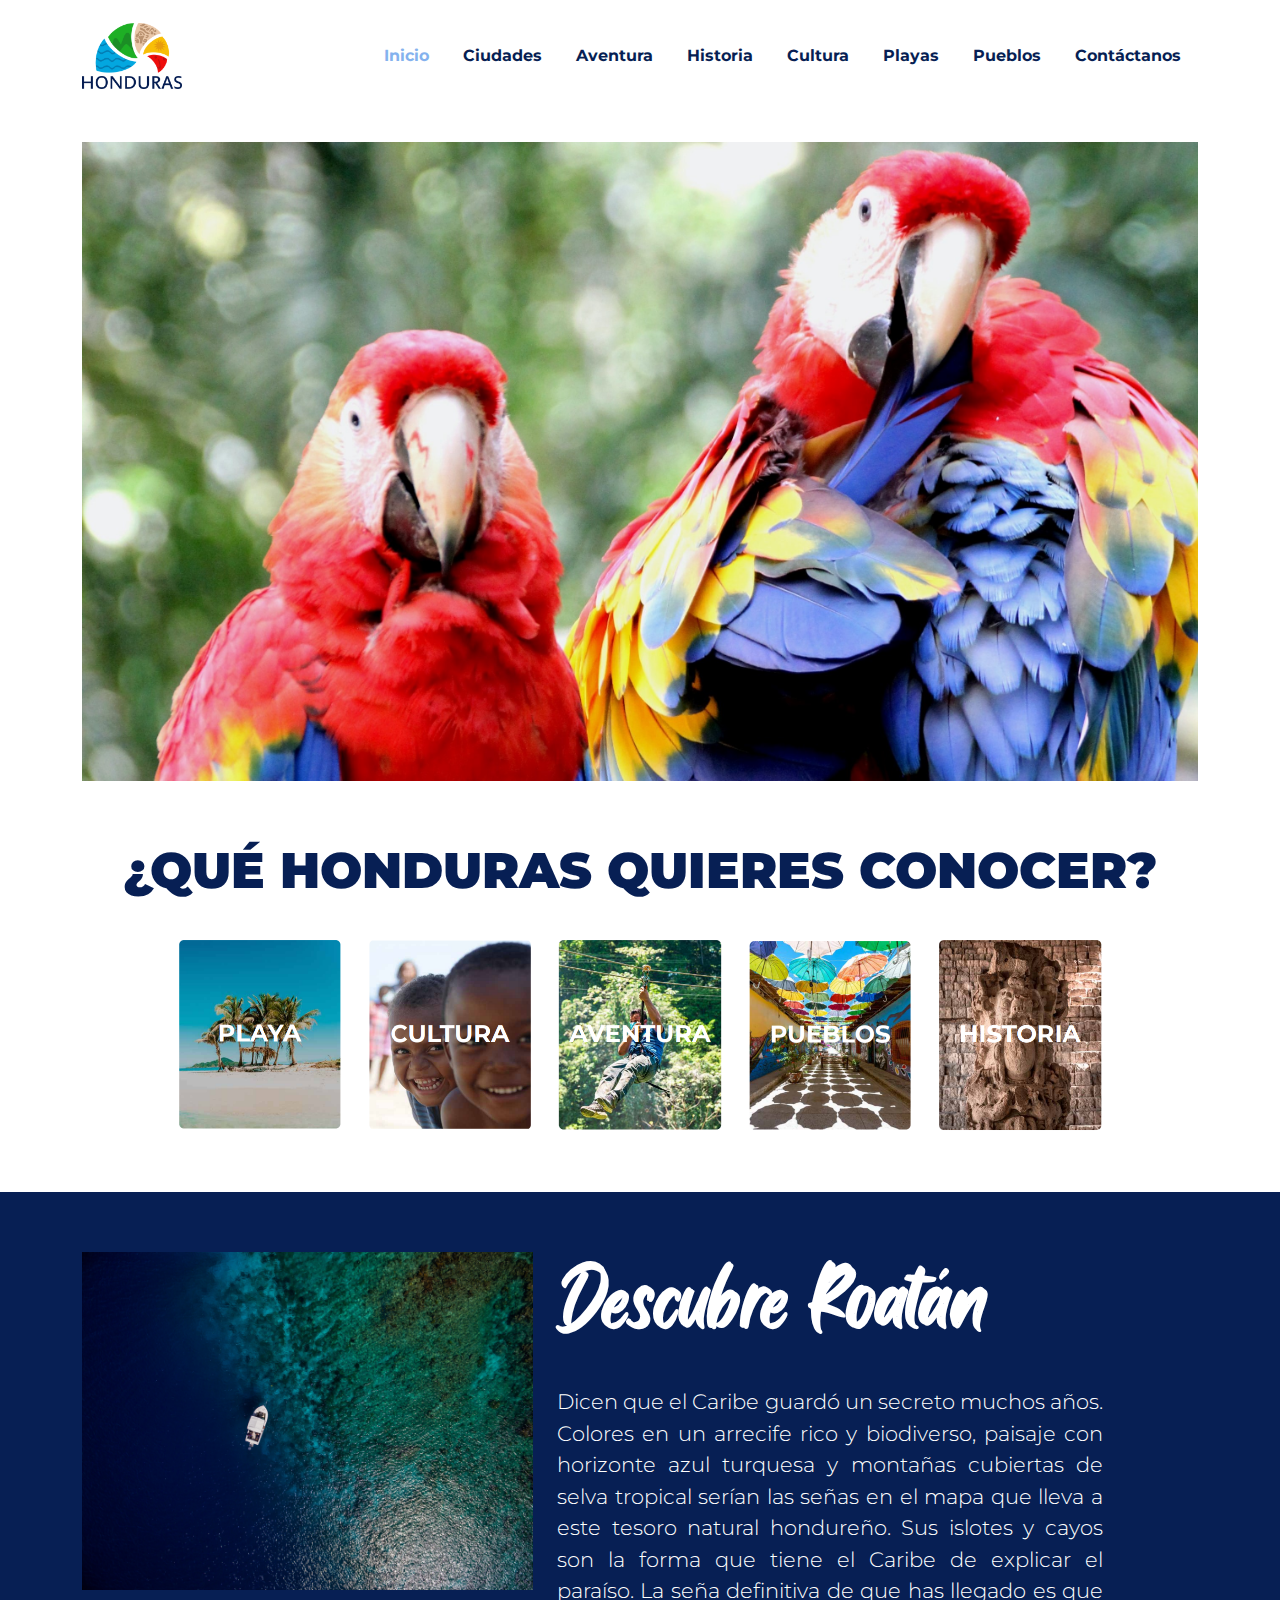
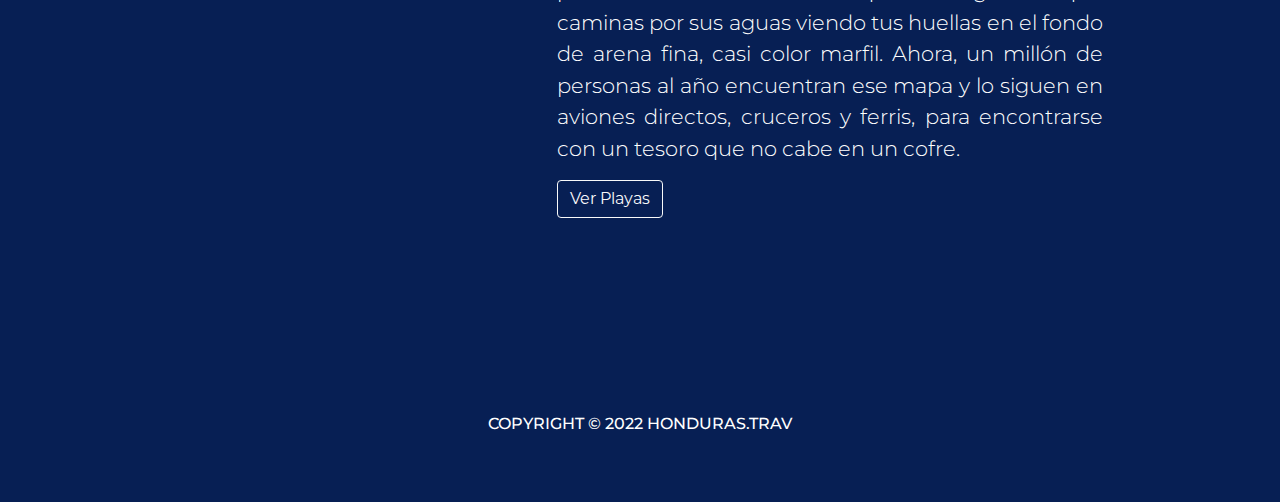
<file: index.html>
<!doctype html>
<html>
<head>
<meta charset="utf-8">
<meta name="viewport" content="width=device-width, initial-scale=1.0">
<meta name="Description" content="Pagina principal Honduras Travel, conoce Honduras, conoce Roatan">
	<meta name="Keywords" content="Honduras Travel, turismo Honduras, Roatan, cultura de Honduras">
<title>Inicio-Honduras Travel</title>
<link rel="shortcut icon" href="img/logopng.png" class="img-fluid">
<link href="css/bootstrap.min.css" rel="stylesheet">
<link href="css/bootstrap-custom.css" rel="stylesheet"> 
<link rel="stylesheet" href="https://maxst.icons8.com/vue-static/landings/line-awesome/line-awesome/1.3.0/css/line-awesome.min.css">
<link href="css/style.css" rel="stylesheet">
</head>

<body>
	<header>
		<nav class="navbar navbar-expand-lg navbar-light bg-light">
		  <div class="container">
			<a class="navbar-brand" href="index.html"> <img src="img/logopng.png" alt="logo" class="img-fluid"></a>
			  
			<button class="navbar-toggler" type="button" data-bs-toggle="collapse" data-bs-target="#navbarNav" aria-controls="navbarNav" aria-expanded="false" aria-label="Toggle navigation">
			  <span class="navbar-toggler-icon"></span>
			</button>
			  
			<div class="collapse navbar-collapse" id="navbarNav">
			  <ul class="navbar-nav ms-auto">
				<li class="nav-item">
				  <a class="nav-link active" aria-current="page" href="index.html">Inicio</a>
				</li>
				<li class="nav-item">
				  <a class="nav-link" href="ciudades.html">Ciudades</a>
				</li>
				<li class="nav-item">
				  <a class="nav-link" href="aventura.html">Aventura</a>
				</li>
				  <li class="nav-item">
				  <a class="nav-link" href="historia.html">Historia</a>
				</li>
				   <li class="nav-item">
				  <a class="nav-link" href="cultura.html">Cultura</a>
				</li>
				   <li class="nav-item">
				  <a class="nav-link" href="playas.html">Playas</a>
				</li>
				   <li class="nav-item">
				  <a class="nav-link" href="pueblos.html">Pueblos</a>
				</li>
				  <li class="nav-item">
				  <a class="nav-link" href="contactanos.html">Contáctanos</a>
				</li>
			
			  </ul>
			</div>
		  </div>
</nav>
	</header>
	
		<section id="hero" class="section">
		<div class="container">
			<img src="img/guarashomepage.jpg" alt="homepage" class="img-fluid">	 
		</div>
	</section>
	
	<section id="topics" class="section">
		<div class="container">
			
			<div class="row">
				<h1><b>¿QUÉ HONDURAS QUIERES CONOCER?</b></h1>
				
				<article class="col-lg-1 col-sm-6 col-12">
				</article>
				
				<article class="col-lg-2 col-sm-6 col-12">
					<a href="playas.html"><img src="img/playahomepage.png" alt="playa" class="img-fluid" width="1000px">
					</a>
				</article>
				
				<article class="col-lg-2 col-sm-6 col-12">
					<a href="cultura.html"> <img src="img/culturahomepage.png" alt="cultura" class="img-fluid" width="1000px"> </a>
					
				</article>
				
				<article class="col-lg-2 col-sm-6 col-12">
					<a href="aventura.html"><img src="img/aventurahomepage.png" alt="aventura" class="img-fluid" width="1000px"></a>
					
				</article>
				
				<article class="col-lg-2 col-sm-6 col-12">
					<a href="#"><img src="img/puebloshomepage.png" alt="pueblos" class="img-fluid" width="1000px">
					</a>
				</article>
				
				<article class="col-lg-2 col-sm-6 col-12">
					<a href="historia.html"><img src="img/historiahomepage.png" alt="historia" class="img-fluid" width="1000px"> </a>
					
					<br>
				</article>
				
				<article class="col-lg-1 col-sm-6 col-12">
					
				</article>	
				
	</div>
			
		</div>
	</section>
	
	<section id="info" class="section"> 
	<div class="container">
		<div class="row">
			<article class="col-lg-5 col-sm-12 col-12">
					<img src="img/marhomepage.jpg" alt="mar" class="img-fluid" width="500" height="300" >
				</article>
			<article class="col-lg-6 col-sm-12 col-12">
				<h1 class="titulo">Descubre Roatán</h1>
				<p>Dicen que el Caribe guardó un secreto muchos años. Colores en un arrecife rico y biodiverso, paisaje con horizonte azul turquesa y montañas cubiertas de selva tropical serían las señas en el mapa que lleva a este tesoro natural hondureño. Sus islotes y cayos son la forma que tiene el Caribe de explicar el paraíso. La seña definitiva de que has llegado es que caminas por sus aguas viendo tus huellas en el fondo de arena fina, casi color marfil. Ahora, un millón de personas al año encuentran ese mapa y lo siguen en aviones directos, cruceros y ferris, para encontrarse con un tesoro que no cabe en un cofre.</p>
				<a href="playas.html" class="btn btn-outline-light">Ver Playas</a>
				</article>
		</div> 
	</div>
	</section>
	
	
	<footer>
<section id="redes">
	<div class="container">
			<div class="row"> 
				
				<article class="col-lg-3 col-sm-6 lg-12">
					<ul class="list-unstyled">
					<li><i class="lab la-facebook-f"></i></li>
				    </ul>
				</article>
				
				<article class="col-lg-3 col-sm-6 lg-12">
					<ul class="list-unstyled">
					<li><i class="lab la-instagram"></i></li>
				    </ul>
				</article>
				
				
		
				<article class="col-lg-3 col-sm-6 lg-12">
					<ul class="list-unstyled">
					<li><i class="lab la-youtube"></i></li>
				    </ul>
					
					
				</article>
				<article class="col-lg-3 col-sm-6 lg-12">
					<ul class="list-unstyled">
					<li><i class="lab la-twitter"></i></li>
				    </ul>
				</article>
</div>
		</div>
			</section>
			<h6>COPYRIGHT © 2022 HONDURAS.TRAV</h6>
		
	   </footer>
	
	
	
	<script src="js/jquery.min.js"></script>
	<script src="js/bootstrap.min.js"></script>
	<script>
	  window.dataLayer = window.dataLayer || [];
	  function gtag(){dataLayer.push(arguments);}
	  gtag('js', new Date());

	  gtag('config', 'G-B54FGE08BT');
	</script>
</body>
</html>
</file>
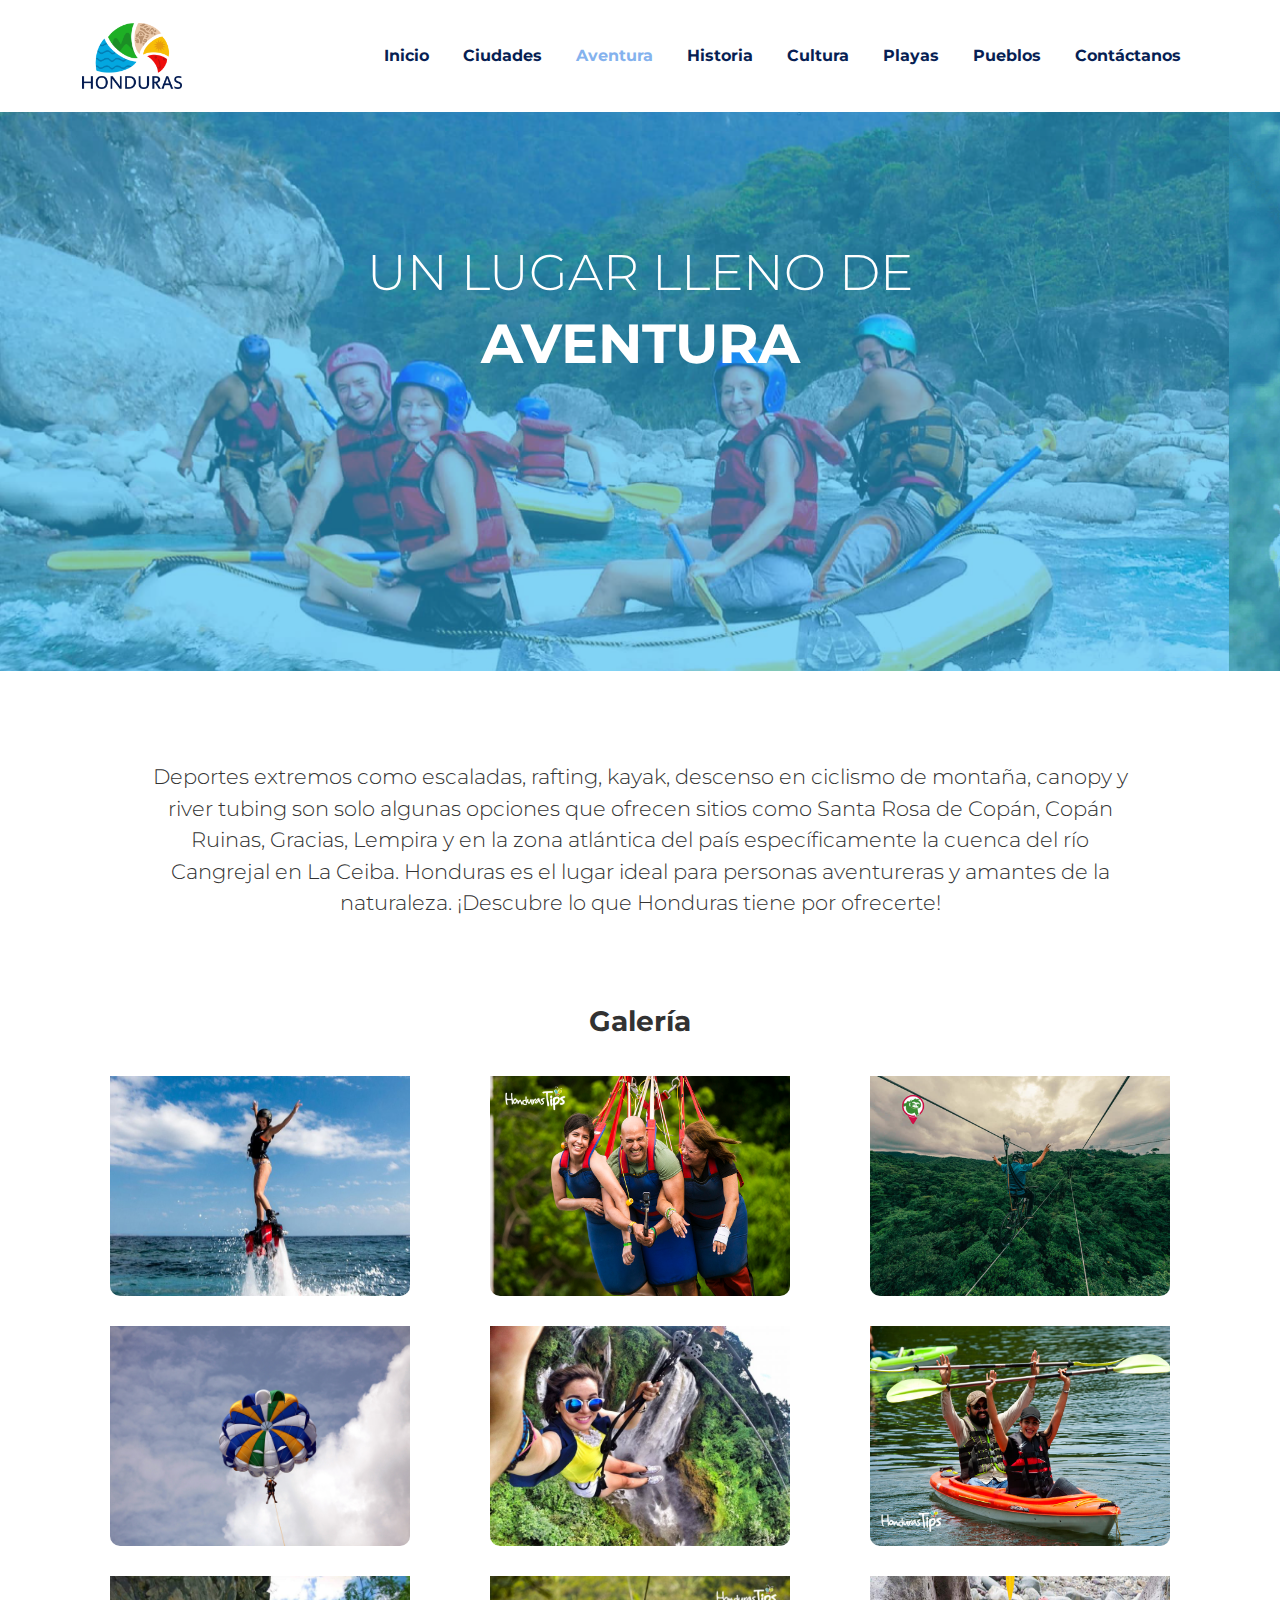
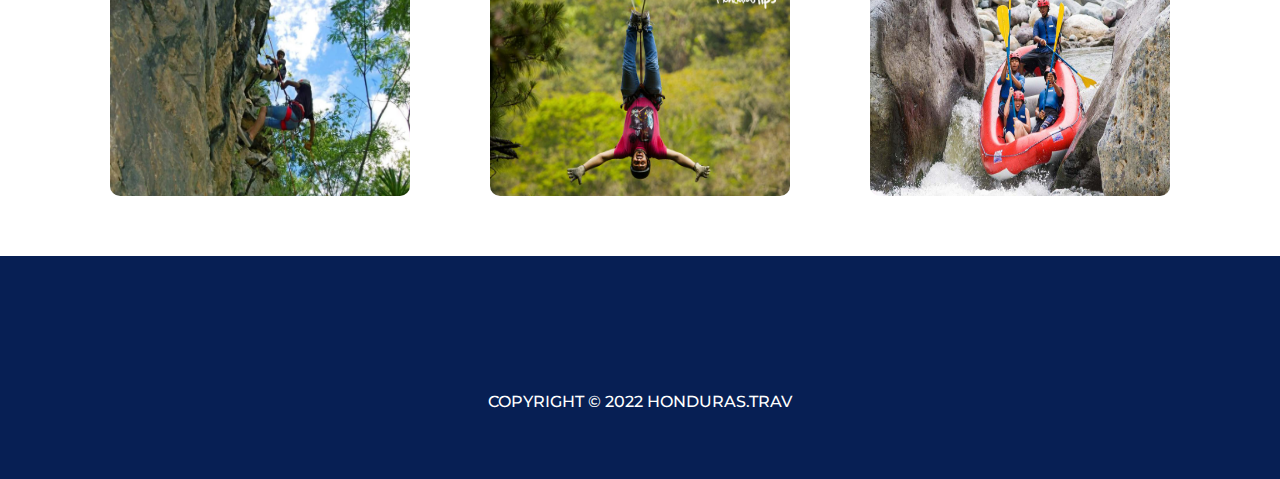
<file: aventura.html>
<!doctype html>
<html>
<head>
<meta charset="utf-8">
<meta name="viewport" content="width=device-width, initial-scale=1.0">
<meta name="Description" content="Aventura, actividades extremas en Honduras, que hacer en Honduras">
<meta name="Keywords" content="Honduras Travel, deportes extremos, turismo Honduras, actividades de aventura">
<title>Aventura-Honduras Travel</title>
<link rel="shortcut icon" href="img/logopng.png">
<link href="css/bootstrap.min.css" rel="stylesheet">
<link href="css/bootstrap-custom.css" rel="stylesheet">
<link rel="stylesheet" href="https://maxst.icons8.com/vue-static/landings/line-awesome/line-awesome/1.3.0/css/line-awesome.min.css">
<link href="css/style.css" rel="stylesheet">
</head>

<body>
	<header>
		<nav class="navbar navbar-expand-lg navbar-light bg-light">
		  <div class="container">
			<a class="navbar-brand" href="index.html"> <img src="img/logopng.png" alt="logo" class="img-fluid"></a>
			  
			<button class="navbar-toggler" type="button" data-bs-toggle="collapse" data-bs-target="#navbarNav" aria-controls="navbarNav" aria-expanded="false" aria-label="Toggle navigation">
			  <span class="navbar-toggler-icon"></span>
			</button>
			  
			<div class="collapse navbar-collapse" id="navbarNav">
			  <ul class="navbar-nav ms-auto">
				<li class="nav-item">
				  <a class="nav-link"  href="index.html">Inicio</a>
				</li>
				<li class="nav-item">
				  <a class="nav-link" href="ciudades.html">Ciudades</a>
				</li>
				<li class="nav-item">
				  <a class="nav-link active" aria-current="page" href="aventura.html">Aventura</a>
				</li>
				  <li class="nav-item">
				  <a class="nav-link" href="historia.html">Historia</a>
				</li>
				   <li class="nav-item">
				  <a class="nav-link" href="cultura.html">Cultura</a>
				</li>
				   <li class="nav-item">
				  <a class="nav-link" href="playas.html">Playas</a>
				</li>
				   <li class="nav-item">
				  <a class="nav-link" href="pueblos.html">Pueblos</a>
				</li>
				  <li class="nav-item">
				  <a class="nav-link" href="contactanos.html">Contáctanos</a>
				</li>
			
			  </ul>
			</div>
		  </div>
</nav>
	</header>
	
	<section id="aventura" class="section">
		<div class="container">
			<h3>UN LUGAR LLENO DE</h3>
			<h1>AVENTURA</h1>
		
		</div>
	</section>
	
	<section id="info-aventura" class="section">
		<div class="container">
			<p>Deportes extremos como escaladas, rafting, kayak, descenso en ciclismo de montaña, canopy y river tubing son solo algunas opciones que ofrecen sitios como Santa Rosa de Copán, Copán Ruinas, Gracias, Lempira y en la zona atlántica del país específicamente la cuenca del río Cangrejal en La Ceiba. Honduras es el lugar ideal para personas aventureras y amantes de la naturaleza. ¡Descubre lo que Honduras tiene por ofrecerte!</p>
		</div>
	</section>
	
	<section id="galeria" class="section">
		<h3>Galería</h3>
		<div class="container"> 
			
			<div class="row">
				<article class="col-lg-4 col-sm-6 lg-12">
					<img src="img/galeria1.jpg" alt="aventura" class="img-fluid">
				</article>
				
				<article class="col-lg-4 col-sm-6 lg-12">
					<img src="img/galeria2.jpg" alt="aventura" class="img-fluid">
				</article>
				
				<article class="col-lg-4 col-sm-6 lg-12">
					<img src="img/galeria3.jpg" alt="aventura" class="img-fluid">
				</article>
			</div>
			
			<div class="row">
				<article class="col-lg-4 col-sm-6 lg-12">
					<img src="img/galeria4.jpg" alt="aventura" class="img-fluid">
				</article>
				
				<article class="col-lg-4 col-sm-6 lg-12">
					<img src="img/galeria5.jpg" alt="aventura" class="img-fluid">
				</article>
				
				<article class="col-lg-4 col-sm-6 lg-12">
					<img src="img/galeria6.jpg" alt="aventura" class="img-fluid">
				</article>
			</div>
			
			<div class="row">
				<article class="col-lg-4 col-sm-6 lg-12">
					<img src="img/galeria7.jpg" alt="aventura" class="img-fluid">
				</article>
				
				<article class="col-lg-4 col-sm-6 lg-12">
					<img src="img/galeria8.jpg" alt="aventura" class="img-fluid">
				</article>
				
				<article class="col-lg-4 col-sm-6 lg-12">
					<img src="img/galeria9.jpg" alt="aventura" class="img-fluid">
				</article>
			</div>
			
		</div>
	</section>
	
	<footer>
<section id="redes">
	<div class="container">
			<div class="row"> 
				
				<article class="col-lg-3 col-sm-6 lg-12">
					<ul class="list-unstyled">
					<li><i class="lab la-facebook-f"></i></li>
				    </ul>
				</article>
				
				<article class="col-lg-3 col-sm-6 lg-12">
					<ul class="list-unstyled">
					<li><i class="lab la-instagram"></i></li>
				    </ul>
				</article>
				
				
		
				<article class="col-lg-3 col-sm-6 lg-12">
					<ul class="list-unstyled">
					<li><i class="lab la-youtube"></i></li>
				    </ul>
					
					
				</article>
				<article class="col-lg-3 col-sm-6 lg-12">
					<ul class="list-unstyled">
					<li><i class="lab la-twitter"></i></li>
				    </ul>
				</article>
</div>
		</div>
			</section>
			<h6>COPYRIGHT © 2022 HONDURAS.TRAV</h6>
		
	   </footer>

	<script src="js/jquery.min.js"></script>
	<script src="js/bootstrap.min.js"></script>
	<script>
	  window.dataLayer = window.dataLayer || [];
	  function gtag(){dataLayer.push(arguments);}
	  gtag('js', new Date());

	  gtag('config', 'G-B54FGE08BT');
	</script>
</body>
</html>
</file>
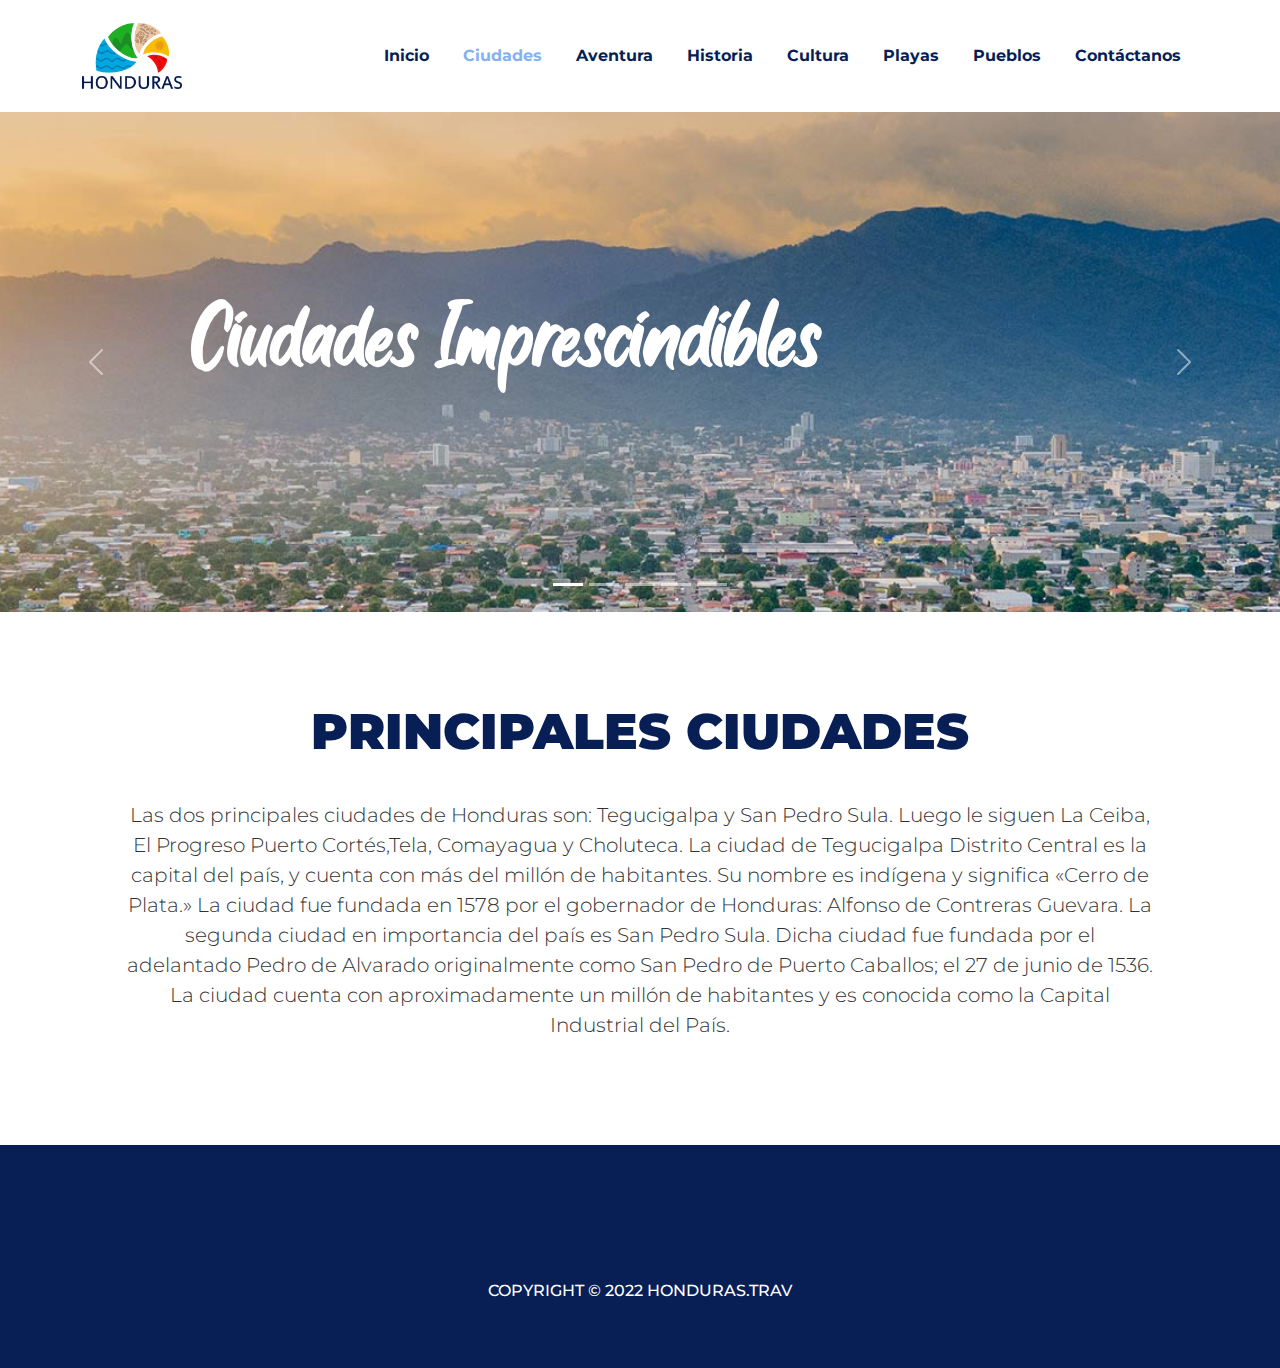
<file: ciudades.html>
<!doctype html>
<html>
<head>
<meta charset="utf-8">
<meta name="viewport" content="width=device-width, initial-scale=1.0">
<meta name="Description" content="Ciudades imprescindibles, ciudades de Honduras, ciudades que debes conocer">
	<meta name="Keywords" content="Honduras Travel, ciudades de Honduras, turismo Honduras, departamentos de Honduras">
<title>Ciudades-Honduras Travel</title>
<link rel="shortcut icon" href="img/logopng.png">
<link href="css/bootstrap.min.css" rel="stylesheet">
<link href="css/bootstrap-custom.css" rel="stylesheet">
<link rel="stylesheet" href="https://maxst.icons8.com/vue-static/landings/line-awesome/line-awesome/1.3.0/css/line-awesome.min.css">
<link href="css/style.css" rel="stylesheet">
</head>

<body>
	<header>
		<nav class="navbar navbar-expand-lg navbar-light bg-light">
		  <div class="container">
			<a class="navbar-brand" href="ciudades.html"> <img src="img/logopng.png" alt="logo" class="img-fluid"></a>
			  
			<button class="navbar-toggler" type="button" data-bs-toggle="collapse" data-bs-target="#navbarNav" aria-controls="navbarNav" aria-expanded="false" aria-label="Toggle navigation">
			  <span class="navbar-toggler-icon"></span>
			</button>
			  
			<div class="collapse navbar-collapse" id="navbarNav">
			  <ul class="navbar-nav ms-auto">
				<li class="nav-item">
				  <a class="nav-link" href="index.html">Inicio</a>
				</li>
				<li class="nav-item">
				  <a class="nav-link active" aria-current="page" href="ciudades.html">Ciudades</a>
				</li>
				<li class="nav-item">
				  <a class="nav-link" href="aventura.html">Aventura</a>
				</li>
				  <li class="nav-item">
				  <a class="nav-link" href="historia.html">Historia</a>
				</li>
				   <li class="nav-item">
				  <a class="nav-link" href="cultura.html">Cultura</a>
				</li>
				   <li class="nav-item">
				  <a class="nav-link" href="playas.html">Playas</a>
				</li>
				   <li class="nav-item">
				  <a class="nav-link" href="pueblos.html">Pueblos</a>
				</li>
				  <li class="nav-item">
				  <a class="nav-link" href="contactanos.html">Contáctanos</a>
				</li>
			
			  </ul>
			</div>
		  </div>
</nav>
	</header>
	
	<section id="ciudades" class="section"> 
	<div>
		<div class="lc-block">
			<div id="testimonial-slider" class="carousel slide" data-bs-ride="carousel">

				<ul class="carousel-indicators">
					<li data-bs-target="#testimonial-slider" data-bs-slide-to="0" class="active"></li>
					<li data-bs-target="#testimonial-slider" data-bs-slide-to="1"></li>
					<li data-bs-target="#testimonial-slider" data-bs-slide-to="2"></li>
					<li data-bs-target="#testimonial-slider" data-bs-slide-to="3"></li>
					<li data-bs-target="#testimonial-slider" data-bs-slide-to="4"></li>
				</ul>

				
				<div class="carousel-inner">
					
					<div class="carousel-item active">
						<img class="w-100 min-vh-100" style="object-fit:cover" src="img/sanpedrosula.jpg" alt="1" sizes="(max-width: 1080px) 100vw, 1080px" width="1080" height="400">
						<div class="carousel-caption text-white ">
							<h5 class="titulo"><strong>Ciudades Imprescindibles</strong></h5>
						</div>
					 </div>

					
					<div class="carousel-item  ">
						<img class="w-100 min-vh-100" style="object-fit:cover" src="img/principal_tegucigalpa_curiosidades_aniversario.jpg" alt="2" sizes="(max-width: 1080px) 100vw, 1080px" width="1080" height="400">
						<div class="carousel-caption text-white">
							<h5 class="titulo"><strong>Tegucigalpa</strong></h5>
						</div>


					</div>
					<div class="carousel-item  ">
						<img class="w-100 min-vh-100" style="object-fit:cover" src="img/dt.common.streams.StreamServer-20.jpg" alt="3" width="1080" height="400">
						<div class="carousel-caption text-white">
							<h5 class="titulo"><strong>Comayagua</strong></h5>
						</div>


					</div>
					<div class="carousel-item  ">
						<img class="w-100 min-vh-100" style="object-fit:cover" src="img/place-central-america-honduras-san-pedro-sula-05.jpg" alt="4" width="1080" height="400">
						<div class="carousel-caption text-white">
							<h5 class="titulo"><strong>San Pedro Sula</strong></h5>
						</div>


					</div>
					<div class="carousel-item">
						<img class="w-100 min-vh-100" style="object-fit:cover" src="img/IMG_5859-1.jpg" alt="5" width="1080" height="400">
						<div class="carousel-caption text-white">
							<h5 class="titulo"><strong>Santa Rosa 
								de Copán</strong></h5>
						</div>


					</div>


				</div>

			
				<a class="carousel-control-prev" href="#testimonial-slider" data-bs-slide="prev">
					<span class="carousel-control-prev-icon"></span>
				</a>
				<a class="carousel-control-next" href="#testimonial-slider" data-bs-slide="next">
					<span class="carousel-control-next-icon"></span>
				</a>

			</div>
		</div>
	</div>
</section>
	
	<section id="info-ciudades" class="section">
		<div class="container">
			<h1><b>PRINCIPALES CIUDADES</b></h1>
			<p>Las dos principales ciudades de Honduras son: Tegucigalpa y San Pedro Sula. Luego le siguen La Ceiba, El Progreso Puerto Cortés,Tela, Comayagua y Choluteca. La ciudad de Tegucigalpa Distrito Central es la capital del país, y cuenta con más del millón de habitantes. Su nombre es indígena y significa «Cerro de Plata.» La ciudad fue fundada en 1578 por el gobernador de Honduras: Alfonso de Contreras Guevara.
			La segunda ciudad en importancia del país es San Pedro Sula. Dicha ciudad fue fundada por el adelantado Pedro de Alvarado originalmente como San Pedro de Puerto Caballos; el 27 de junio de 1536. La ciudad cuenta con aproximadamente un millón de habitantes y es conocida como la Capital Industrial del País.</p>
		</div>
	</section>
	
<footer>
<section id="redes">
	<div class="container">
			<div class="row"> 
				
				<article class="col-lg-3 col-sm-6 lg-12">
					<ul class="list-unstyled">
					<li><i class="lab la-facebook-f"></i></li>
				    </ul>
				</article>
				
				<article class="col-lg-3 col-sm-6 lg-12">
					<ul class="list-unstyled">
					<li><i class="lab la-instagram"></i></li>
				    </ul>
				</article>
				
				
		
				<article class="col-lg-3 col-sm-6 lg-12">
					<ul class="list-unstyled">
					<li><i class="lab la-youtube"></i></li>
				    </ul>
					
					
				</article>
				<article class="col-lg-3 col-sm-6 lg-12">
					<ul class="list-unstyled">
					<li><i class="lab la-twitter"></i></li>
				    </ul>
				</article>
</div>
		</div>
			</section>
			<h6>COPYRIGHT © 2022 HONDURAS.TRAV</h6>
		
	   </footer>

	
<script src="js/jquery.min.js"></script>
	<script src="js/bootstrap.min.js"></script>
	<script>
	  window.dataLayer = window.dataLayer || [];
	  function gtag(){dataLayer.push(arguments);}
	  gtag('js', new Date());

	  gtag('config', 'G-B54FGE08BT');
	</script>
</body>
</html>
</file>
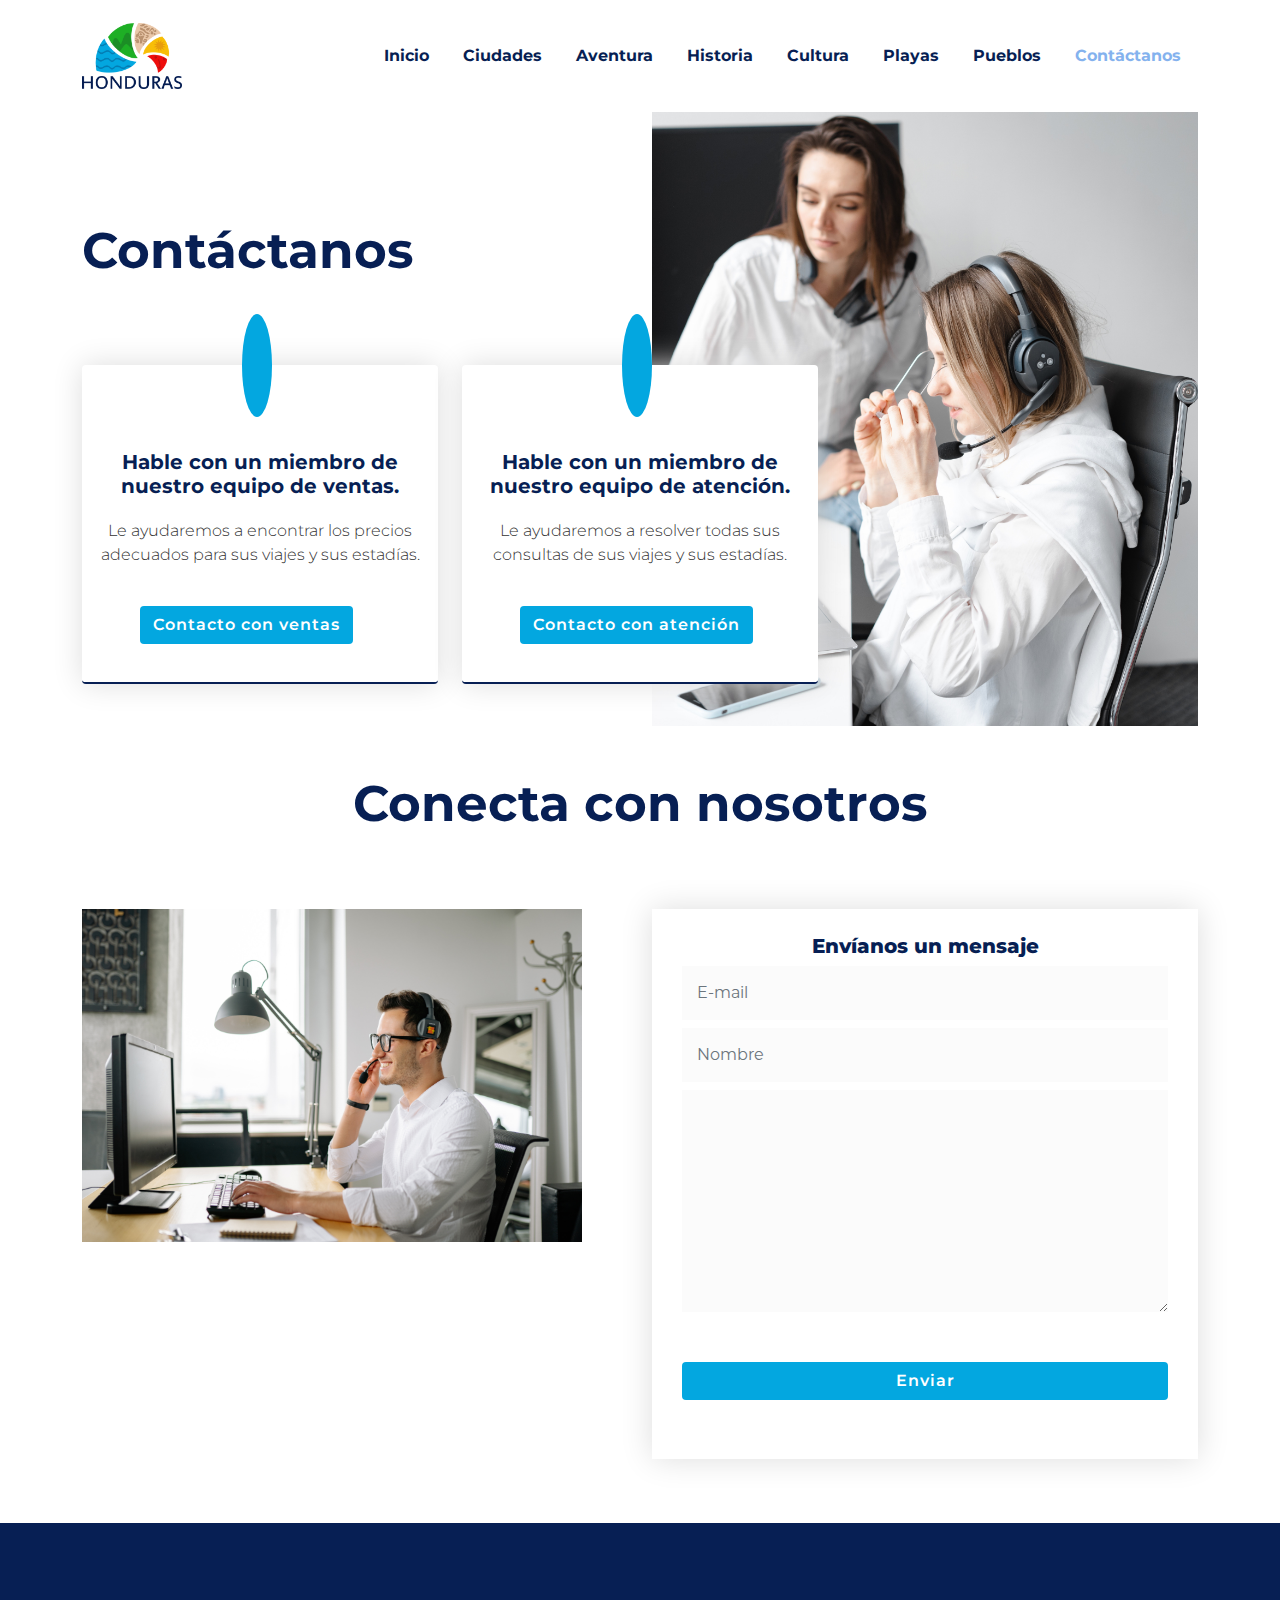
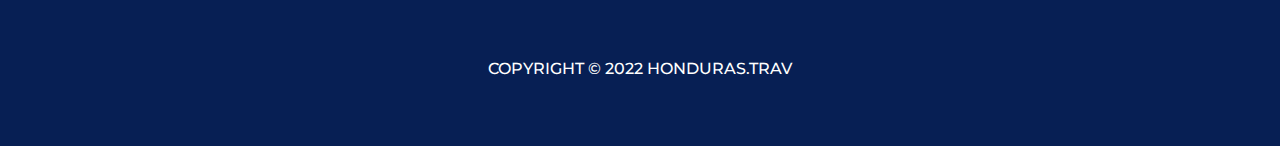
<file: contactanos.html>
<!doctype html>
<html>
<head>
<meta charset="utf-8">
<meta name="viewport" content="width=device-width, initial-scale=1.0">
<meta name="Description" content="Pagina principal Honduras Travel, conoce Honduras, conoce Roatan">
	<meta name="Keywords" content="Honduras Travel, turismo Honduras, Roatan, cultura de Honduras">
<title>Contáctanos-Honduras Travel</title>
<link rel="shortcut icon" href="img/logopng.png" class="img-fluid">
<link href="css/bootstrap.min.css" rel="stylesheet">
<link href="css/bootstrap-custom.css" rel="stylesheet"> 
<link rel="stylesheet" href="https://maxst.icons8.com/vue-static/landings/line-awesome/line-awesome/1.3.0/css/line-awesome.min.css">
<link href="css/style.css" rel="stylesheet">
</head> 

<body>
	<header>
		<nav class="navbar navbar-expand-lg navbar-light bg-light">
		  <div class="container">
			<a class="navbar-brand" href="index.html"> <img src="img/logopng.png" alt="logo" class="img-fluid"></a>
			  
			<button class="navbar-toggler" type="button" data-bs-toggle="collapse" data-bs-target="#navbarNav" aria-controls="navbarNav" aria-expanded="false" aria-label="Toggle navigation">
			  <span class="navbar-toggler-icon"></span>
			</button>
			  
			<div class="collapse navbar-collapse" id="navbarNav">
			  <ul class="navbar-nav ms-auto">
				<li class="nav-item">
				  <a class="nav-link" href="index.html">Inicio</a>
				</li>
				<li class="nav-item">
				  <a class="nav-link" href="ciudades.html">Ciudades</a>
				</li>
				<li class="nav-item">
				  <a class="nav-link" href="aventura.html">Aventura</a>
				</li>
				  <li class="nav-item">
				  <a class="nav-link" href="historia.html">Historia</a>
				</li>
				   <li class="nav-item">
				  <a class="nav-link" href="cultura.html">Cultura</a>
				</li>
				   <li class="nav-item">
				  <a class="nav-link" href="playas.html">Playas</a>
				</li>
				   <li class="nav-item">
				  <a class="nav-link" href="pueblos.html">Pueblos</a>
				</li>
				  <li class="nav-item">
				  <a class="nav-link active" aria-current="page" href="contactanos.html">Contáctanos</a>
				</li>
			
			  </ul>
			</div>
		  </div>
</nav>
	</header>
	
	<section id="contact-us-img">
		<div class="container">
			<div class="row">
				<article class="col-lg-6 col-sm-6 col-12">
				<h1>Contáctanos</h1>
				</article>
				
				<article class="col-lg-6 col-sm-6 col-12">
				<img src="img/contactus3.jpg" alt="contactus" class="img-fluid">
				</article>
			</div>
		</div>
		
	</section>
	
	<section id="cards">
		<div class="container">
					<div class="row mt-5">
		<article class="col-lg-4 col-sm-6 col-12" >
			<div class="card">
				<div class="card-body">
					<ul><li class="list-unstyled"><i class="las la-phone"></i></li></ul>
				<h3>Hable con un miembro de nuestro equipo de ventas.</h3>
				<p>Le ayudaremos a encontrar los precios adecuados para sus viajes y sus estadías.</p>
				<a href="#" class="btn btn-azul">Contacto con ventas</a>
				</div>
			</div>
		</article>
			
			<article class="col-lg-4 col-sm-6 col-12" >
			<div class="card">
				<div class="card-body">
					<ul><li class="list-unstyled"><i class="las la-headset"></i></li></ul>
				<h3>Hable con un miembro de nuestro equipo de atención.</h3>
				<p>Le ayudaremos a resolver todas sus consultas de sus viajes y sus estadías.</p>
				<a href="#" class="btn btn-azul">Contacto con atención</a>
				</div>
			</div>
		</article>
	</div>
		</div>
	</section>
	
	
	<section id="form">
				<div class="container">
					<h1>Conecta con nosotros</h1>
				<div class="row">
					 
				<article class= "col-lg-6 col=sm-6 lg-12">
					<img src="img/contactus4.jpg" alt="computadora" width="500px" height="350px" class="img-fluid">
					</article>
					
				<article class= "col-lg-6 col=sm-6 lg-12">
					<div class="form-info">
					<h5>Envíanos un mensaje</h5>
					<form name="form-contact" method="post" action="contactanos.html">
					<div class="mt-2">
						<input type="email" name="correo" class="form-control" required placeholder="E-mail">
						</div>
					<div class="mt-2">
						<input type="text" name="nombre" class="form-control" required placeholder="Nombre">
						</div>
					<div class="mt-2">
						<textarea type="textarea" name="nombre" class="form-control" required placeholder="Tu Mensaje" rows="8"> </textarea>
						</div>
						
					<div class="mt-3">
						<button type="submit" class="btn btn-azul d-md-block w-100">Enviar</button>
						</div>
					
					</form>
					</div>
					</article>
				
				</div>
				
			</div>
	</section>
	
	
		<footer>
<section id="redes">
	<div class="container">
			<div class="row"> 
				
				<article class="col-lg-3 col-sm-6 lg-12">
					<ul class="list-unstyled">
					<li><i class="lab la-facebook-f"></i></li>
				    </ul>
				</article>
				
				<article class="col-lg-3 col-sm-6 lg-12">
					<ul class="list-unstyled">
					<li><i class="lab la-instagram"></i></li>
				    </ul>
				</article>
				
				
		
				<article class="col-lg-3 col-sm-6 lg-12">
					<ul class="list-unstyled">
					<li><i class="lab la-youtube"></i></li>
				    </ul>
					
					
				</article>
				<article class="col-lg-3 col-sm-6 lg-12">
					<ul class="list-unstyled">
					<li><i class="lab la-twitter"></i></li>
				    </ul>
				</article>
</div>
		</div>
			</section>
			<h6>COPYRIGHT © 2022 HONDURAS.TRAV</h6>
		
	   </footer>
	
	<script src="js/jquery.min.js"></script>
	<script src="js/bootstrap.min.js"></script>
	<script>
	  window.dataLayer = window.dataLayer || [];
	  function gtag(){dataLayer.push(arguments);}
	  gtag('js', new Date());

	  gtag('config', 'G-B54FGE08BT');
	</script>
</body>
</html>
</file>
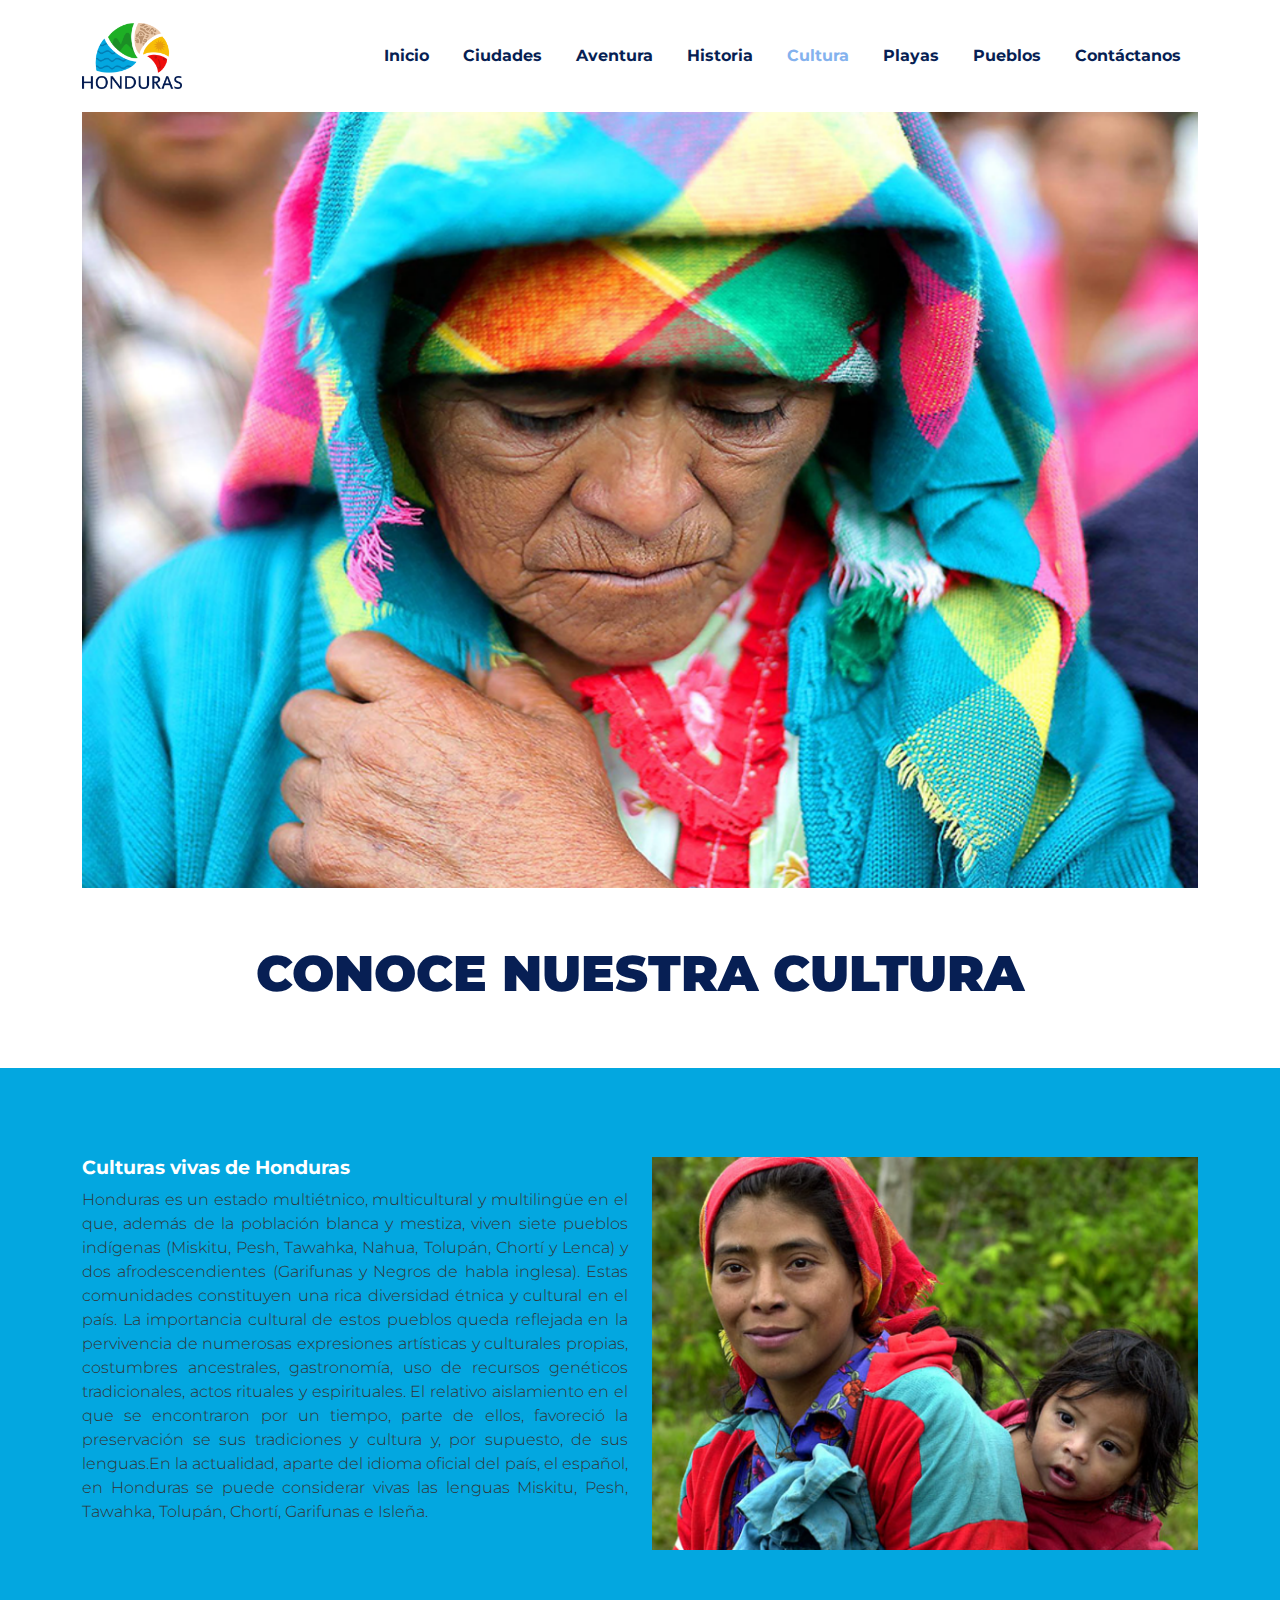
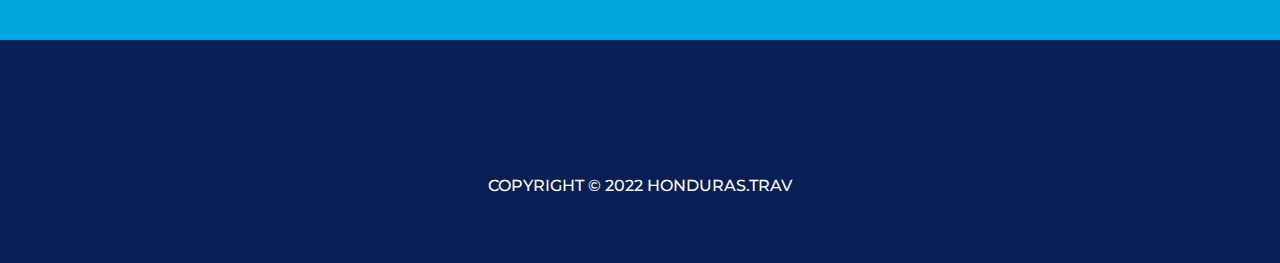
<file: cultura.html>
<!doctype html>
<html>
<head>
<meta charset="utf-8">
<meta name="viewport" content="width=device-width, initial-scale=1.0">
<meta name="Description" content="Cultura de Honduras, culturas vivas de Honduras, pueblos indigenas">
	<meta name="Keywords" content="Honduras Travel, cultura de Honduras, lenguas vivas, pueblos indigenas de Honduras">
<title>Cultura-Honduras Travel</title>
<link rel="shortcut icon" href="img/logopng.png" class="img-fluid">
<link href="css/bootstrap.min.css" rel="stylesheet">
<link href="css/bootstrap-custom.css" rel="stylesheet"> 
<link rel="stylesheet" href="https://maxst.icons8.com/vue-static/landings/line-awesome/line-awesome/1.3.0/css/line-awesome.min.css">
<link href="css/style.css" rel="stylesheet">
</head>

<body>
	<header>
		<nav class="navbar navbar-expand-lg navbar-light bg-light">
		  <div class="container">
			<a class="navbar-brand" href="cultura.html"> <img src="img/logopng.png" alt="logo" class="img-fluid"></a>
			  
			<button class="navbar-toggler" type="button" data-bs-toggle="collapse" data-bs-target="#navbarNav" aria-controls="navbarNav" aria-expanded="false" aria-label="Toggle navigation">
			  <span class="navbar-toggler-icon"></span>
			</button>
			  
			<div class="collapse navbar-collapse" id="navbarNav">
			  <ul class="navbar-nav ms-auto">
				<li class="nav-item">
				  <a class="nav-link" href="index.html">Inicio</a>
				</li>
				<li class="nav-item">
				  <a class="nav-link" href="ciudades.html">Ciudades</a>
				</li>
				<li class="nav-item">
				  <a class="nav-link" href="aventura.html">Aventura</a>
				</li>
				  <li class="nav-item">
				  <a class="nav-link" href="historia.html">Historia</a>
				</li>
				   <li class="nav-item">
				  <a class="nav-link active" aria-current="page" href="cultura.html">Cultura</a>
				</li>
				   <li class="nav-item">
				  <a class="nav-link" href="playas.html">Playas</a>
				</li>
				   <li class="nav-item">
				  <a class="nav-link" href="pueblos.html">Pueblos</a>
				</li>
				  <li class="nav-item">
				  <a class="nav-link" href="contactanos.html">Contáctanos</a>
				</li>
			
			  </ul>
			</div>
		  </div>
</nav>
	</header>
	
	
	<section id="imgcultura" class="section">
		<div class="container"> 
			<img src="img/cultura1.png" alt="culturalenca" class="img-fluid">
			<h1><b>CONOCE NUESTRA CULTURA</b></h1>
		</div>
	</section>
	
	<section id="infocultura" class="section">
		<div class="container"> 
			<div class="row">
				<article class="col-lg-6 col-sm-6 col-12">
					<h4><b>Culturas vivas de Honduras</b></h4>
					
					<p>Honduras es un estado multiétnico, multicultural y multilingüe en el que, además de la población blanca y mestiza, viven siete pueblos indígenas (Miskitu, Pesh, Tawahka,  Nahua, Tolupán, Chortí y Lenca) y dos afrodescendientes (Garifunas y Negros de habla inglesa). Estas comunidades constituyen una rica diversidad étnica y cultural en el país. La importancia cultural de estos pueblos queda reflejada  en la pervivencia de numerosas expresiones artísticas y culturales propias, costumbres ancestrales, gastronomía,  uso de recursos genéticos tradicionales, actos rituales y espirituales. El relativo aislamiento en el que se encontraron  por un tiempo, parte de ellos, favoreció la preservación se sus tradiciones y cultura y, por supuesto, de sus lenguas.En la actualidad, aparte del idioma oficial del país, el español, en Honduras se puede considerar vivas las lenguas Miskitu, Pesh, Tawahka, Tolupán, Chortí, Garifunas e Isleña.</p>
				</article>
				
				<article class="col-lg-6 col-sm-6 col-12">
					<img src="img/lencas.png" alt="culturalenca" class="img-fluid"> 
				</article>
			</div>
	
		</div>
	</section>
	
	<footer>
<section id="redes">
	<div class="container">
			<div class="row"> 
				
				<article class="col-lg-3 col-sm-6 lg-12">
					<ul class="list-unstyled">
					<li><i class="lab la-facebook-f"></i></li>
				    </ul>
				</article>
				
				<article class="col-lg-3 col-sm-6 lg-12">
					<ul class="list-unstyled">
					<li><i class="lab la-instagram"></i></li>
				    </ul>
				</article>
				
				
		
				<article class="col-lg-3 col-sm-6 lg-12">
					<ul class="list-unstyled">
					<li><i class="lab la-youtube"></i></li>
				    </ul>
					
					
				</article>
				<article class="col-lg-3 col-sm-6 lg-12">
					<ul class="list-unstyled">
					<li><i class="lab la-twitter"></i></li>
				    </ul>
				</article>
</div>
		</div>
			</section>
			<h6>COPYRIGHT © 2022 HONDURAS.TRAV</h6>
		
	   </footer>
	
	
	<script src="js/jquery.min.js"></script>
	<script src="js/bootstrap.min.js"></script>
	<script>
	  window.dataLayer = window.dataLayer || [];
	  function gtag(){dataLayer.push(arguments);}
	  gtag('js', new Date());

	  gtag('config', 'G-B54FGE08BT');
	</script>
</body>
</html>
</file>
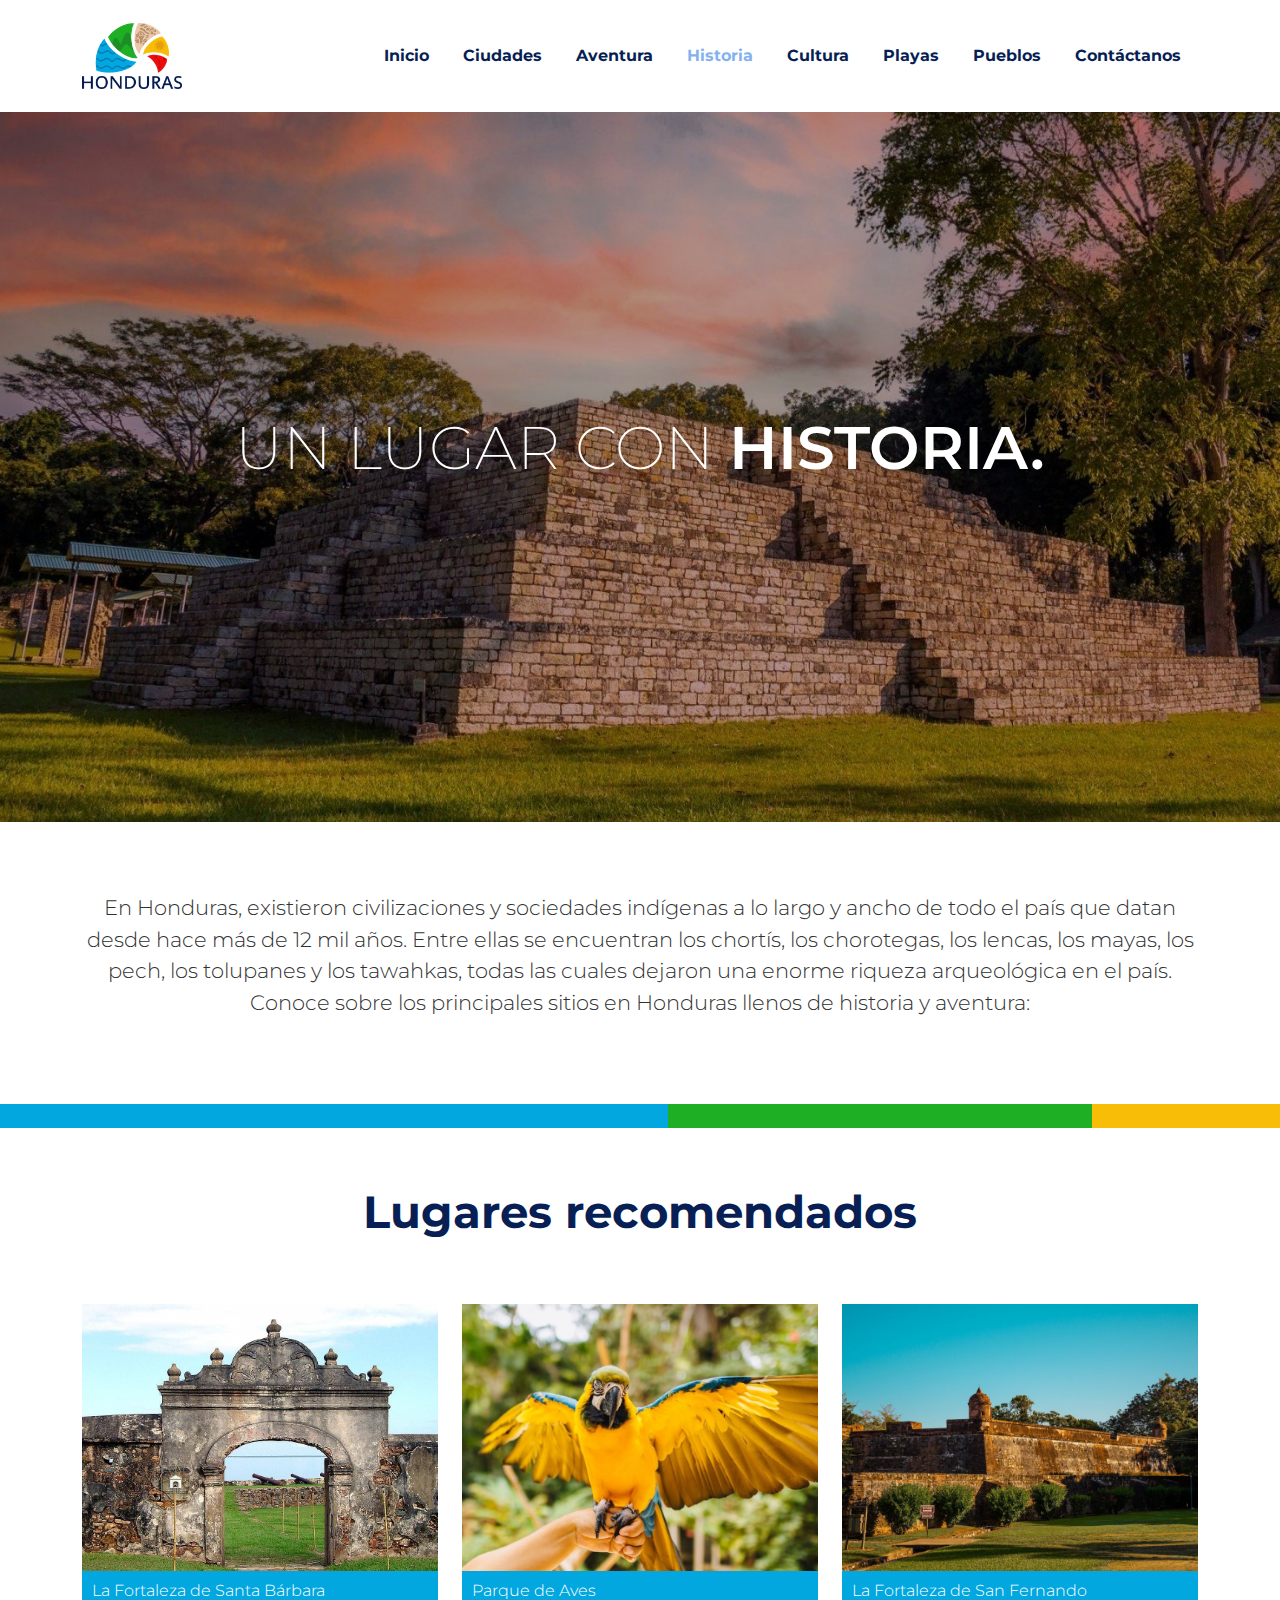
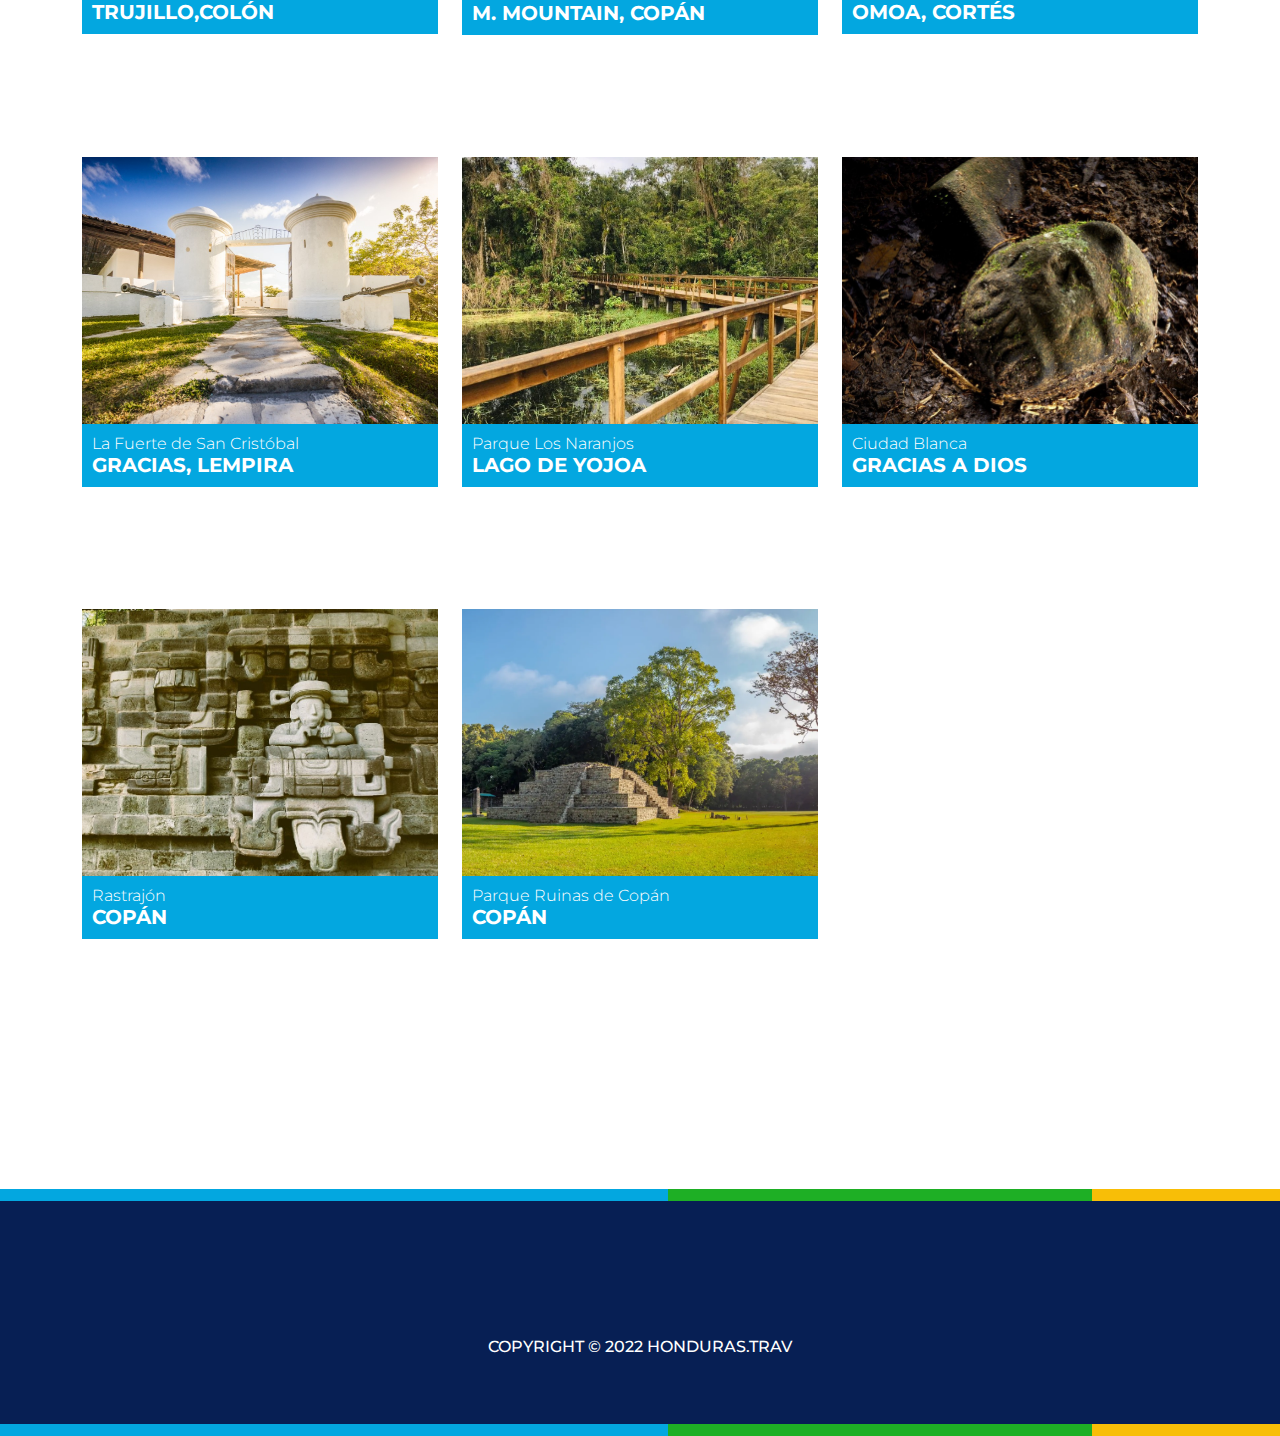
<file: historia.html>
<!doctype html>
<html>
<head>
<meta charset="utf-8">
<meta name="viewport" content="width=device-width, initial-scale=1.0">
<meta name="Description" content="Historia de Honduras, conoce la historia de Honduras, un lugar con historia">
	<meta name="Keywords" content="historia de Honduras, civilizaciones en Honduras, pueblos indigenas, lugares recomendados en Honduras">
<title>Historia-Honduras Travel</title>
<link rel="shortcut icon" href="img/logopng.png" class="img-fluid">
<link href="css/bootstrap.min.css" rel="stylesheet">
<link href="css/bootstrap-custom.css" rel="stylesheet"> 
<link rel="stylesheet" href="https://maxst.icons8.com/vue-static/landings/line-awesome/line-awesome/1.3.0/css/line-awesome.min.css">
<link href="css/style.css" rel="stylesheet">
	
	
</head>

<body>
	<header>
		<nav class="navbar navbar-expand-lg navbar-light bg-light">
		  <div class="container">
			<a class="navbar-brand" href="historia.html"> <img src="img/logopng.png" alt="logo" class="img-fluid"></a>
			  
			<button class="navbar-toggler" type="button" data-bs-toggle="collapse" data-bs-target="#navbarNav" aria-controls="navbarNav" aria-expanded="false" aria-label="Toggle navigation">
			  <span class="navbar-toggler-icon"></span>
			</button>
			  
			<div class="collapse navbar-collapse" id="navbarNav">
			  <ul class="navbar-nav ms-auto">
				<li class="nav-item">
				  <a class="nav-link"  href="index.html">Inicio</a>
				</li>
				<li class="nav-item">
				  <a class="nav-link" href="ciudades.html">Ciudades</a>
				</li>
				<li class="nav-item">
				  <a class="nav-link" href="aventura.html">Aventura</a>
				</li>
				  <li class="nav-item">
				  <a class="nav-link active" aria-current="page" href="historia.html">Historia</a>
				</li>
				   <li class="nav-item">
				  <a class="nav-link" href="cultura.html">Cultura</a>
				</li>
				   <li class="nav-item">
				  <a class="nav-link" href="playas.html">Playas</a>
				</li>
				   <li class="nav-item">
				  <a class="nav-link" href="pueblos.html">Pueblos</a>
				</li>
				   <li class="nav-item">
				  <a class="nav-link" href="contactanos.html">Contáctanos</a>
				</li>
			
			  </ul>
			</div>
		  </div>
</nav>
	</header>
	
	<section id="img-historia">
	<div class="container">
		<h1>Un lugar con <span class="bold">historia.</span></h1>
	</div>
</section>
		
<section id="info-historia">
	<div class="container">
		<p class="padding">En Honduras, existieron civilizaciones y sociedades indígenas a lo largo y ancho de 
todo el país que datan desde hace más de 12 mil años. Entre ellas se encuentran los 
chortís, los chorotegas, los lencas, los mayas, los pech, los tolupanes y los tawahkas,
todas las cuales dejaron una enorme riqueza arqueológica en el país. Conoce sobre 
los principales sitios en Honduras llenos de historia y aventura:</p>
	</div>
</section>

<section id="barra">
	<div class="container">
	</div>
</section>
	
<section id="lugares-recomendados">
	<div class="container">
		<div class="row">
			<h1 class="lugaresr">Lugares recomendados</h1>
			  <article class="col-lg-4 col-sm-4 col-12">
				  <img src="img/castillo-santa-barbara.jpg" alt="La Fortaleza de Santa Bárbara" class="img-fluid">
			<h6 class="fondo">La Fortaleza de Santa Bárbara <br> <span class="letra"> Trujillo,Colón </span></h6>
			  </article>
			
			
			  <article class="col-lg-4 col-sm-4 col-12">
				  <img src="img/guacamaya.jpg" alt="Parque de Aves y Reserva Natural Montaña Guacamaya" class="img-fluid">
				  <h6 class="fondo">Parque de Aves <br> <span class="letra"> M. Mountain, Copán </span></h6>
			  </article>

			  <article class="col-lg-4 col-sm-4 col-12">
				  <img src="img/omoa.jpg" alt="La Fortaleza de San Fernando" class="img-fluid">
				  <h6 class="fondo">La Fortaleza de San Fernando <br> <span class="letra"> Omoa, Cortés </span></h6>
			  </article>
			
			<span class="espacio"> </span>
			</div>
	<div class="row">
			  <article class="col-lg-4 col-sm-4 col-12">
				  <img src="img/castillo-2.jpg" alt="La Fuerte de San Cristóbal" class="img-fluid">
				  <h6 class="fondo">La Fuerte de San Cristóbal <br> <span class="letra"> Gracias, Lempira </span></h6>
			  </article>

			  <article class="col-lg-4 col-sm-4 col-12">
				  <img src="img/naranjos.jpg" alt="Parque Eco-Arqueológico de Los Naranjos" class="img-fluid">
				  <h6 class="fondo">Parque Los Naranjos <br> <span class="letra"> Lago de Yojoa </span></h6>
			  </article>
			
			  <article class="col-lg-4 col-sm-4 col-12">
				  <img src="img/gracias-a-dios.jpg" alt="Ciudad Blanca" class="img-fluid">
				  <h6 class="fondo">Ciudad Blanca <br> <span class="letra"> Gracias a Dios </span></h6>
			  </article>
		<span class="espacio"> </span>
		</div>
			
			
		<div class="row">	
			  <article class="col-lg-4 col-sm-4 col-12">
				  <img src="img/ruinas.jpg" alt="Rastrajón" class="img-fluid">
				  <h6 class="fondo">Rastrajón <br> <span class="letra"> Copán </span></h6>
			  </article>
			
			  <article class="col-lg-4 col-sm-4 col-12">
				  <img src="img/ruinas-de-copan.png" alt="Parque Arqueológico Ruinas de Copán" class="img-fluid">
				  <h6 class="fondo">Parque Ruinas de Copán <br> <span class="letra"> Copán </span></h6>
			  </article>
			
				<span class="espacio"> </span>
			
		</div>
	</div>
</section>
	

<section id="barra-2">
	<div class="container">
		<span class="espacio"> </span>
	</div>
	
		<footer>
<section id="redes">
	<div class="container">
			<div class="row"> 
				
				<article class="col-lg-3 col-sm-6 lg-12">
					<ul class="list-unstyled">
					<li><i class="lab la-facebook-f"></i></li>
				    </ul>
				</article>
				
				<article class="col-lg-3 col-sm-6 lg-12">
					<ul class="list-unstyled">
					<li><i class="lab la-instagram"></i></li>
				    </ul>
				</article>
		
				<article class="col-lg-3 col-sm-6 lg-12">
					<ul class="list-unstyled">
					<li><i class="lab la-youtube"></i></li>
				    </ul>
						
				</article>
				<article class="col-lg-3 col-sm-6 lg-12">
					<ul class="list-unstyled">
					<li><i class="lab la-twitter"></i></li>
				    </ul>
				</article>
</div>
		</div>
			</section>
			<h6>COPYRIGHT © 2022 HONDURAS.TRAV</h6>
		
	   </footer>
	
	<script src="js/jquery.min.js"></script>
	<script src="js/bootstrap.min.js"></script>
	<script async src="https://www.googletagmanager.com/gtag/js?id=G-B54FGE08BT"></script>
	<script>
	  window.dataLayer = window.dataLayer || [];
	  function gtag(){dataLayer.push(arguments);}
	  gtag('js', new Date());

	  gtag('config', 'G-B54FGE08BT');
	</script>
	
</section>
</body>
</html>
</file>
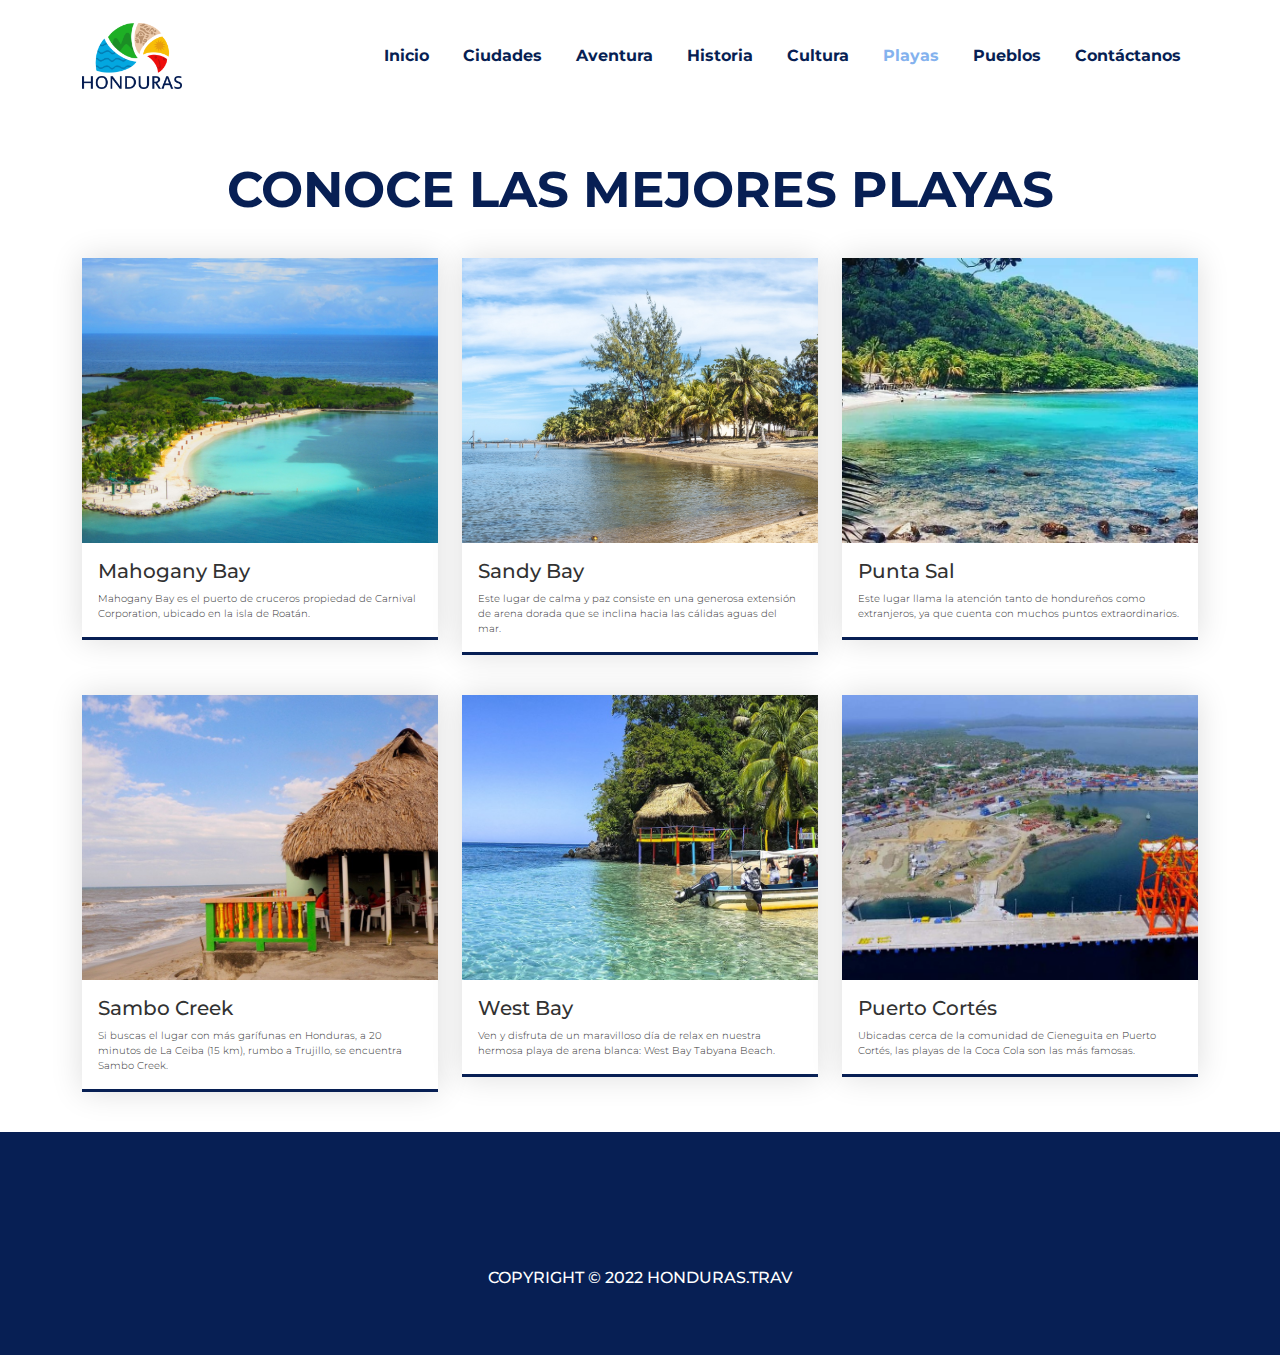
<file: playas.html>
<!doctype html>
<html>
<head>
<meta charset="utf-8">
<meta name="viewport" content="width=device-width, initial-scale=1.0">
<meta name="Description" content="Pagina principal Honduras Travel, conoce Honduras, conoce Roatan">
	<meta name="Keywords" content="Honduras Travel, turismo Honduras, Roatan, cultura de Honduras">
<title>Playas-Honduras Travel</title>
<link rel="shortcut icon" href="img/logopng.png" class="img-fluid">
<link href="css/bootstrap.min.css" rel="stylesheet">
<link href="css/bootstrap-custom.css" rel="stylesheet"> 
<link rel="stylesheet" href="https://maxst.icons8.com/vue-static/landings/line-awesome/line-awesome/1.3.0/css/line-awesome.min.css">
<link href="css/style.css" rel="stylesheet">
</head>

<body>
	<header>
		<nav class="navbar navbar-expand-lg navbar-light bg-light">
		  <div class="container">
			<a class="navbar-brand" href="index.html"> <img src="img/logopng.png" alt="logo" class="img-fluid"></a>
			  
			<button class="navbar-toggler" type="button" data-bs-toggle="collapse" data-bs-target="#navbarNav" aria-controls="navbarNav" aria-expanded="false" aria-label="Toggle navigation">
			  <span class="navbar-toggler-icon"></span>
			</button>
			  
			<div class="collapse navbar-collapse" id="navbarNav">
			  <ul class="navbar-nav ms-auto">
				<li class="nav-item">
				  <a class="nav-link" href="index.html">Inicio</a>
				</li>
				<li class="nav-item">
				  <a class="nav-link" href="ciudades.html">Ciudades</a>
				</li>
				<li class="nav-item">
				  <a class="nav-link" href="aventura.html">Aventura</a>
				</li>
				  <li class="nav-item">
				  <a class="nav-link" href="historia.html">Historia</a>
				</li>
				   <li class="nav-item">
				  <a class="nav-link" href="cultura.html">Cultura</a>
				</li>
				   <li class="nav-item">
				  <a class="nav-link active" aria-current="page" href="playas.html">Playas</a>
				</li>
				   <li class="nav-item">
				  <a class="nav-link" href="pueblos.html">Pueblos</a>
				</li>
				  <li class="nav-item">
				  <a class="nav-link" href="contactanos.html">Contáctanos</a>
				</li>
			
			  </ul>
			</div>
		  </div>
</nav>
	</header>
	
	<section id="playas">
	<div class="container">
		
		<div class="row mt-5">
		<h1> CONOCE LAS MEJORES PLAYAS</h1>
			<article class="col-lg-4 col-sm-6 col-12">
				<div class="card">
  
					<img src="img/mahogany-bay.jpg" class="img-fluid" alt="Mahogany Bay">
  
					<div class="card-body">
   
						<h5 class="card-title">Mahogany Bay</h5>
    
						<p class="card-text">Mahogany Bay es el puerto de cruceros propiedad de Carnival Corporation, ubicado en la isla de Roatán. </p>
    
			
  
					</div>

				</div>
			</article>
			
			
			<article class="col-lg-4 col-sm-6 col-12">
				<div class="card">
  
					<img src="img/sandy-bay.jpg" class="img-fluid" alt="...">
  
					<div class="card-body">
   
						<h5 class="card-title">Sandy Bay</h5>
    
						<p class="card-text">Este lugar de calma y paz consiste en una generosa extensión de arena dorada que se inclina hacia las cálidas aguas del mar.</p>
   
  
					</div>

				</div>
			</article>
			
			<article class="col-lg-4 col-sm-6 col-12">
				<div class="card">
  
					<img src="img/punta-sal.jpg" class="img-fluid" alt="...">
  
					<div class="card-body">
   
						<h5 class="card-title">Punta Sal</h5>
    
						<p class="card-text">Este lugar llama la atención tanto de hondureños como extranjeros, ya que cuenta con muchos puntos extraordinarios.</p>
    
						
  
					</div>

				</div>
			</article>
			
				<article class="col-lg-4 col-sm-6 col-12">
				<div class="card">
  
					<img src="img/sambo-creek.jpg" class="img-fluid" alt="...">
  
					<div class="card-body">
   
						<h5 class="card-title">Sambo Creek</h5>
    
						<p class="card-text">Si buscas el lugar con más garífunas en Honduras, a 20 minutos de La Ceiba (15 km), rumbo a Trujillo, se encuentra Sambo Creek.</p>
   
  
					</div>

				</div>
			</article>
				
					<article class="col-lg-4 col-sm-6 col-12">
				<div class="card">
  
					<img src="img/west-bay.jpg" class="img-fluid" alt="...">
  
					<div class="card-body">
   
						<h5 class="card-title">West Bay</h5>
    
						<p class="card-text">Ven y disfruta de un maravilloso día de relax en nuestra hermosa playa de arena blanca: West Bay Tabyana Beach.</p>
    
	
  
					</div>

				</div>
			</article>
				
							<article class="col-lg-4 col-sm-6 col-12">
				<div class="card">
  
					<img src="img/puerto-cortes.jpg" class="img-fluid" alt="...">
  
					<div class="card-body">
   
						<h5 class="card-title">Puerto Cortés</h5>
    
						<p class="card-text">Ubicadas cerca de la comunidad de Cieneguita en Puerto Cortés, las playas de 
la Coca Cola son las más famosas. </p>
    
  
					</div>

				</div>
			</article>
			</div>
		</div>
	</section>
	
		<footer>
<section id="redes">
	<div class="container">
			<div class="row"> 
				
				<article class="col-lg-3 col-sm-6 lg-12">
					<ul class="list-unstyled">
					<li><i class="lab la-facebook-f"></i></li>
				    </ul>
				</article>
				
				<article class="col-lg-3 col-sm-6 lg-12">
					<ul class="list-unstyled">
					<li><i class="lab la-instagram"></i></li>
				    </ul>
				</article>
				
				
		
				<article class="col-lg-3 col-sm-6 lg-12">
					<ul class="list-unstyled">
					<li><i class="lab la-youtube"></i></li>
				    </ul>
					
					
				</article>
				<article class="col-lg-3 col-sm-6 lg-12">
					<ul class="list-unstyled">
					<li><i class="lab la-twitter"></i></li>
				    </ul>
				</article>
</div>
		</div>
			</section>
			<h6>COPYRIGHT © 2022 HONDURAS.TRAV</h6>
		
	   </footer>
	
	
	
	<script src="js/jquery.min.js"></script>
	<script src="js/bootstrap.min.js"></script>
	<script>
	  window.dataLayer = window.dataLayer || [];
	  function gtag(){dataLayer.push(arguments);}
	  gtag('js', new Date());

	  gtag('config', 'G-B54FGE08BT');
	</script>
</body>
</html>
</file>
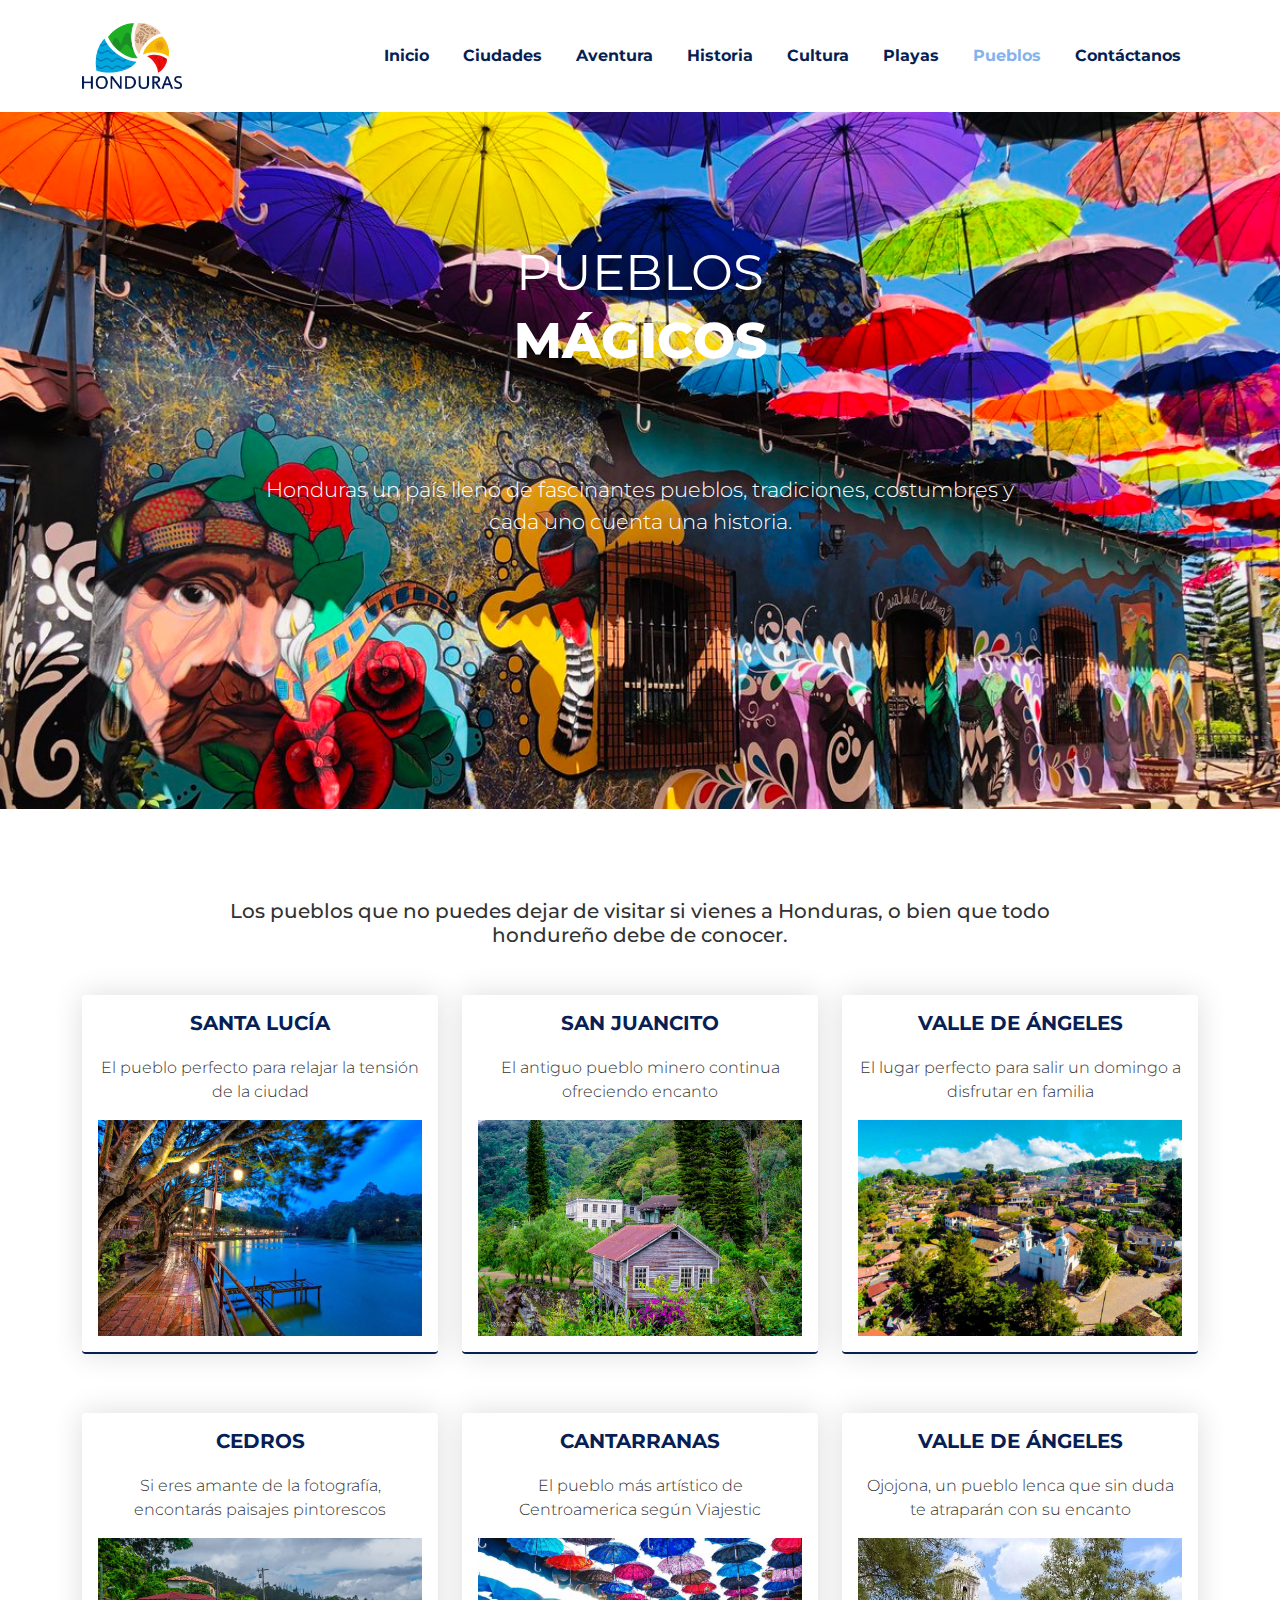
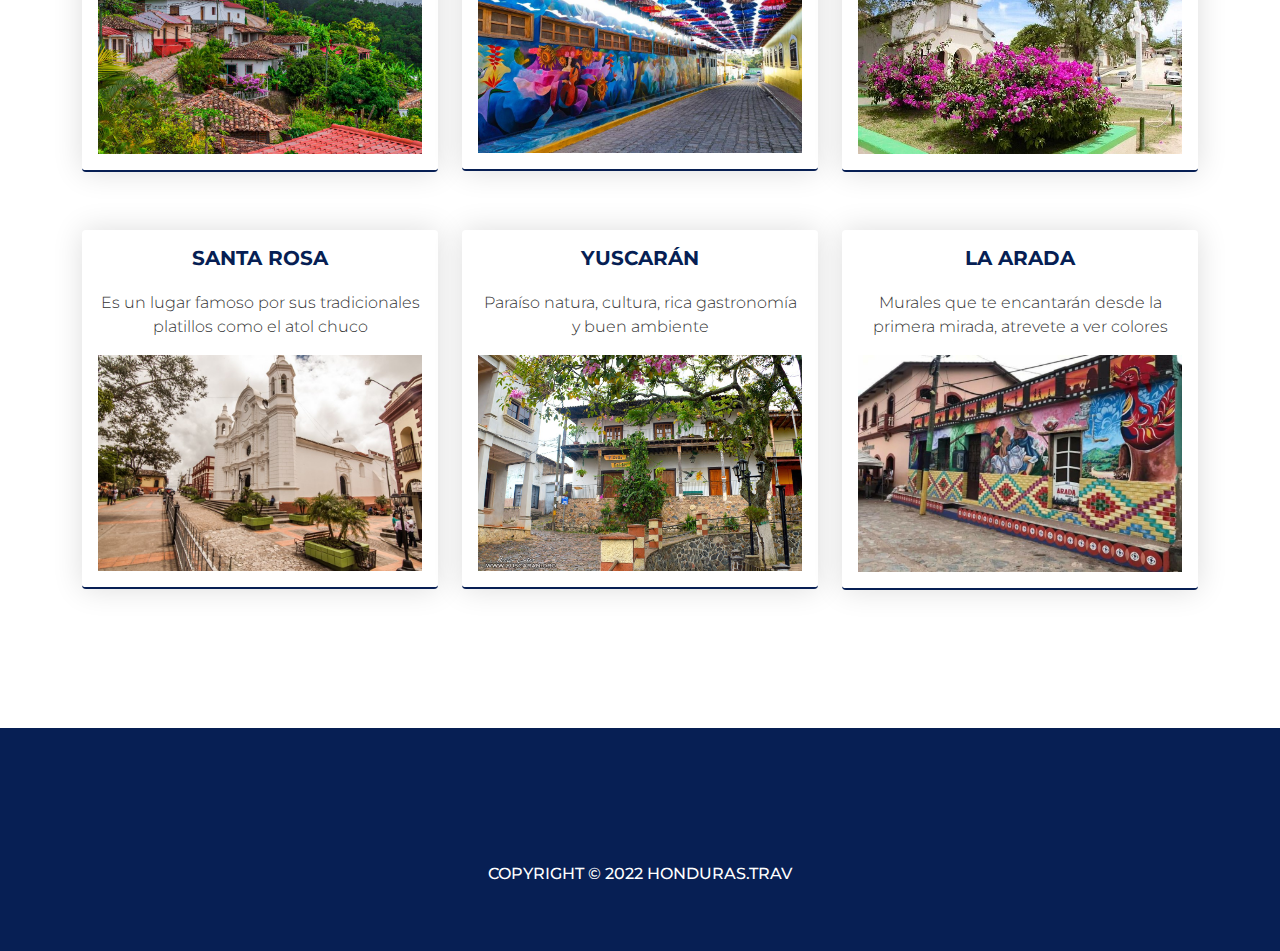
<file: pueblos.html>
<!doctype html>
<html>
<head>
<meta charset="utf-8">
<meta name="viewport" content="width=device-width, initial-scale=1.0">
<meta name="Description" content="Pagina principal Honduras Travel, conoce Honduras, conoce Roatan">
	<meta name="Keywords" content="Honduras Travel, turismo Honduras, Roatan, cultura de Honduras">
<title>Pueblos-Honduras Travel</title>
<link rel="shortcut icon" href="img/logopng.png" class="img-fluid">
<link href="css/bootstrap.min.css" rel="stylesheet">
<link href="css/bootstrap-custom.css" rel="stylesheet"> 
<link rel="stylesheet" href="https://maxst.icons8.com/vue-static/landings/line-awesome/line-awesome/1.3.0/css/line-awesome.min.css">
<link href="css/style.css" rel="stylesheet">
</head> 

<body>
	
	<header>
		<nav class="navbar navbar-expand-lg navbar-light bg-light">
		  <div class="container">
			<a class="navbar-brand" href="index.html"> <img src="img/logopng.png" alt="logo" class="img-fluid"></a>
			  
			<button class="navbar-toggler" type="button" data-bs-toggle="collapse" data-bs-target="#navbarNav" aria-controls="navbarNav" aria-expanded="false" aria-label="Toggle navigation">
			  <span class="navbar-toggler-icon"></span>
			</button>
			  
			<div class="collapse navbar-collapse" id="navbarNav">
			  <ul class="navbar-nav ms-auto">
				<li class="nav-item">
				  <a class="nav-link" href="index.html">Inicio</a>
				</li>
				<li class="nav-item">
				  <a class="nav-link" href="ciudades.html">Ciudades</a>
				</li>
				<li class="nav-item">
				  <a class="nav-link" href="aventura.html">Aventura</a>
				</li>
				  <li class="nav-item">
				  <a class="nav-link" href="historia.html">Historia</a>
				</li>
				   <li class="nav-item">
				  <a class="nav-link" href="cultura.html">Cultura</a>
				</li>
				   <li class="nav-item">
				  <a class="nav-link" href="playas.html">Playas</a>
				</li>
				   <li class="nav-item">
				  <a class="nav-link active" aria-current="page" href="pueblos.html">Pueblos</a>
				</li>
				  <li class="nav-item">
				  <a class="nav-link" href="contactanos.html">Contáctanos</a>
				</li>
			
			  </ul>
			</div>
		  </div>
</nav>
	</header>
	
		<section id="pueblosmagicos">
		<div class="container">
			<h3>PUEBLOS</h3>
			<h1>MÁGICOS</h1>
			<p>Honduras un país lleno de fascinantes pueblos, tradiciones, costumbres y cada uno cuenta una historia.</p>
		</div>
	</section>
	
	<section id="puebloslista">
		<div class="container">
	<h4>Los pueblos que no puedes dejar de visitar si vienes a Honduras, o bien que todo hondureño debe de conocer.</h4>
	<div class="row mt-5">
		<article class="col-lg-4 col-sm-6 col-12" >
			<div class="card">
				<div class="card-body">
				<h3>SANTA LUCÍA</h3>
				<p>El pueblo perfecto para relajar la tensión de la ciudad</p>
				<img src="img/santalucia.jpg" alt="santalucia" width="330px" class="img-fluid">
				</div>
			</div>
		</article>
			
		<article class="col-lg-4 col-sm-6 col-12" >
			<div class="card">
				<div class="card-body">
				<h3>SAN JUANCITO</h3>
				<p>El antiguo pueblo minero continua ofreciendo encanto</p>
				<img src="img/sanjuancito.jpg" alt="santalucia" width="330px" class="img-fluid">
				</div>
			</div>
		</article>
		
		<article class="col-lg-4 col-sm-6 col-12" >
			<div class="card">
				<div class="card-body">
				<h3>VALLE DE ÁNGELES</h3>
				<p>El lugar perfecto para salir un domingo a disfrutar en familia</p>
				<img src="img/valledeangeles.jpg" alt="santalucia" width="330px" class="img-fluid">
				</div>
			</div>
		</article>
	</div>
			
	<div class="row mt-5">
		<article class="col-lg-4 col-sm-6 col-12" >
			<div class="card">
				<div class="card-body">
				<h3>CEDROS</h3>
				<p>Si eres amante de la fotografía, encontarás paisajes pintorescos</p>
				<img src="img/cedros.jpg" alt="santalucia" width="330px" class="img-fluid">
				</div>
			</div>
		</article>
			
		<article class="col-lg-4 col-sm-6 col-12" >
			<div class="card">
				<div class="card-body">
				<h3>CANTARRANAS</h3>
				<p>El pueblo más artístico de Centroamerica según Viajestic</p>
				<img src="img/cantarranas.jpeg" alt="santalucia" width="330px" class="img-fluid">
				</div>
			</div>
		</article>
		
		<article class="col-lg-4 col-sm6 col-12" >
			<div class="card">
				<div class="card-body">
				<h3>VALLE DE ÁNGELES</h3>
				<p>Ojojona, un pueblo lenca que sin duda te atraparán con su encanto</p>
				<img src="img/ojojona.jpg" alt="santalucia" width="330px" class="img-fluid">
				</div>
			</div>
		</article>
	</div>
			
		<div class="row mt-5">
		<article class="col-lg-4 col-sm6 col-12" >
			<div class="card">
				<div class="card-body">
				<h3>SANTA ROSA</h3>
				<p>Es un lugar famoso por sus tradicionales platillos como el atol chuco</p>
				<img src="img/santarosa.jpg" alt="santalucia" width="330px" class="img-fluid">
				</div>
			</div>
		</article>
			
		<article class="col-lg-4 col-sm6 col-12" >
			<div class="card">
				<div class="card-body">
				<h3>YUSCARÁN</h3>
				<p>Paraíso natura, cultura, rica gastronomía y buen ambiente</p>
				<img src="img/yuscaran3.jpg" alt="santalucia" width="330px" class="img-fluid">
				</div>
			</div>
		</article>
		
		<article class="col-lg-4 col-sm6 col-12" >
			<div class="card">
				<div class="card-body">
				<h3>LA ARADA</h3>
				<p>Murales que te encantarán desde la primera mirada, atrevete a ver colores</p>
				<img src="img/arada-santa-barbara-1-.jpg" alt="santalucia" width="330px" class="img-fluid">
				</div>
			</div>
		</article>
	</div>
			
	</div>
	</section>
	
	<footer>
<section id="redes">
	<div class="container">
			<div class="row"> 
				
				<article class="col-lg-3 col-sm-6 lg-12">
					<ul class="list-unstyled">
					<li><i class="lab la-facebook-f"></i></li>
				    </ul>
				</article>
				
				<article class="col-lg-3 col-sm-6 lg-12">
					<ul class="list-unstyled">
					<li><i class="lab la-instagram"></i></li>
				    </ul>
				</article>
				
				
		
				<article class="col-lg-3 col-sm-6 lg-12">
					<ul class="list-unstyled">
					<li><i class="lab la-youtube"></i></li>
				    </ul>
					
					
				</article>
				<article class="col-lg-3 col-sm-6 lg-12">
					<ul class="list-unstyled">
					<li><i class="lab la-twitter"></i></li>
				    </ul>
				</article>
</div>
		</div>
			</section>
			<h6>COPYRIGHT © 2022 HONDURAS.TRAV</h6>
		
	   </footer>
	
	
	<script src="js/jquery.min.js"></script>
	<script src="js/bootstrap.min.js"></script>
	<script>
	  window.dataLayer = window.dataLayer || [];
	  function gtag(){dataLayer.push(arguments);}
	  gtag('js', new Date());

	  gtag('config', 'G-B54FGE08BT');
	</script>
</body>
</html>
</file>
<file: css/style.css>
@import url('https://fonts.googleapis.com/css2?family=Montserrat:ital,wght@0,100;0,200;0,300;0,400;0,500;0,600;0,700;0,800;0,900;1,600;1,700&display=swap');

@font-face {
  font-family: "Black Bones";
  src: url("../fonts/Black Bones.ttf") format("truetype");
}

@font-face {
  font-family: "Montserrat";
  src: url("../fonts/Montserrat-Regular.otf") format("truetype");
}

:root{
	--color-body: #323232;
	--color-azul: #071F54;
	--color-azulclaro: #03A7E0;
	--color-rojo: #EE0D0C;
	--color-amarillo: #F8BE07;
	--color-verde: #1EAF25;
}

body { 
  font-family:"Montserrat";
  font-size: 15px;
  color: var(--color-body);
}

header{
 padding: 10px 0px;
}
header img{
	width: 100px
}

#hero{ 
  padding: 30px 0px;
 padding-bottom: 0px; 

}

#topics{
	padding: 60px;
}

#topics img:hover {
  opacity: 50%;
color: #03A7E0;
}

h1{
	font: "Montserrat";
	text-align: center;
	font-size: 50px;
	font-weight: 700;
	color: #071F54;
	padding-bottom: 30px;
}

h3{
   font: "Montserrat";
	text-align: center;
	font-weight: 700;
}

p{
	font-size: 21px;
	font-weight: 300;
}

.btn-outline-primary{
	color:#fff;
}

#info{
	text-align: justify;
}

#aventura{
	background-image: url("../img/fondo-azul-imagen-fondo.png");
	background-size: cover;
	padding-top: 4%;
	padding-bottom: 20%;
	height: auto;
	width: auto;
}
#info-aventura{
	text-align:center;
	padding-top: 7%;
	font-size: 20px;
	padding-right: 10%;
	padding-left: 10%
}

#info-aventura{
	padding-bottom: 70px;
}
#aventura h1{
	color: #fff;
	font-size: 55px;
}

#aventura h3{ 
	padding-top: 80px;
	color: #fff;
	font-size: 50px;
	font-weight: 300;


}
#info{
	
	padding: 60px;
	background: #071F54;
	color: #FFFFFF;
}

.titulo{
  font-family: "Black Bones";
  text-align: justify; 
  color: #fff;
  font-size: 80px;
	
}


#visit{ 
  padding: 30px;
}


#galeria{
	text-align: center;
	padding-bottom: 60px;
	
}

#galeria img{
	width: 300px;
	height: 250px;
	padding-top: 30px;
	border-radius: 10px;
	
}

galeria h3{
	border-bottom: thin dashed;
}


#info-ciudades{
	padding-top: 7%;
}
#info-ciudades p{
	text-align: center;
	font-size: 20px;
	padding-left: 4%;
	padding-right: 4%;
	padding-bottom: 8%;
}
#imgcultura h1{
	padding-top: 5%;
	padding-bottom: 5%;
}
#infocultura{
	padding-top: 7%;
	background-color: var(--color-azulclaro);
	padding-bottom: 7%;
}

#infocultura p {
	text-align: justify;
	font-size: 16px;
}

#infocultura h4 {
	text-align: justify;
	font-size: 19px;
	color: #fff;
}

footer{
	text-align: center;
	background-color: #071F54;
	color: #fff;
	padding: 60px 0 60px 0;
}


#redes{ 
	text-align: center;
	padding-top: 30px;
	padding-bottom: 30px;
}

	

#redes .la-facebook-f{
	font-size: 60px;
	color:#fff;	
}

#redes .la-instagram{
	font-size: 60px;
	color:#fff;
	
}

#redes .la-twitter{
	font-size: 60px;
	color:#fff;
	text-align: center;
	
	
}

#redes .la-youtube{
	font-size: 60px;
	color:#fff;
	text-align: center;
	
}

.texto1{
	position: relative;
	top: -200px;
	left: -275px;
}

.full-screen {
  	background-size: cover;
  	background-position: center;
  	background-repeat: no-repeat;
}

.text-white {
	text-align: left;
	color: #000000;
}

#testimonial-slider img{
	height: 400px;
}

#info-historia{ 
	text-align: center;
}


#img-historia{ 
	background-image: url("../img/copan.jpg");
	padding: 300px 0px;
	background-size: cover;
}

#img-historia h1{
	text-transform: uppercase;
	color: #fff;
	font-size: 60px;
	font-weight: 200;
}
 .lugaresr{
	 padding-top: 5%;
	 padding-bottom: 5%;
	font-size: 45px;
}

.bold{ 
	font-weight: 600;

}

.padding{ 
	padding: 70px 0px;



}

#barra{ 
    background-image: url("../img/barra.png");
	padding: 12px 0px;

}

.espacio{ 
padding: 5% 0%;

}

#barra-2{ 
    background-image: url("../img/barra.png");
	padding: 12px 0px;

}

.fondo{
	background-color: var(--color-azulclaro);
	padding: 10px;
	color: #fff;
	font-size: 16px;
	font-weight: 300;
}
	
.letra{
	font-weight: 700;
	font-size: 20px;
	text-transform: uppercase;
}

#lugares-recomendados{
 padding-bottom: 10%
}

#contact-us-img h1{
	padding-top: 20%;
	text-align:left;
}
.card{
	background-color: #fff ;
	margin-top: -115%;
	border: 0px;
	border-bottom: 2px solid var(--color-azul);
	box-shadow: 0px 0px 30px 0px #ddd;
	align-content: center;
}

.card h3{
	color: var(--color-azul);
	letter-spacing: 2%;
	padding-bottom: 4%;
	font-size: 20px;
}

.card p{
	text-align: center;
	font-size: 16px;
}

.btn-azul{
	display: inline-block !important;
	background-color: var(--color-azulclaro);
	color: #fff;
	font-size:16px;
	font-weight: 600;
	letter-spacing: 1px;
	text-align: center;
	margin-left: 13%;
	margin-top: 7%;
	margin-bottom: 7%;
}

#cards .la-phone{
	background-color: var(--color-azulclaro);
	font-size: 60px;
	color: #fff;
	border-radius: 50%;
	padding: 15px;
}

#cards .la-headset{
	background-color: var(--color-azulclaro);
	font-size: 60px;
	color: #fff;
	border-radius: 50%;
	text-align: center;
	padding: 15px;
}

#cards li{
	text-align: center;
	padding-right: 13%;
	margin-top: -60px;
	padding-bottom: 8%;
}

#form h5{
	text-align: center;
	color: var(--color-azul);
	font-weight: 800;
}

#form h1{
	padding-bottom: 6%;
}

#form .form-info{
	background-color: #fff;
	padding: 25px 30px;
	text-align: center;
	box-shadow: 0px 0px 30px 0px #ddd;
}

#form input, 
#form textarea{
	padding: 15px;
	border-radius: 0;
	background-color: #fbfbfb;
	border:0;
}

#form .btn{
	margin-left: -0%;
	text-align: center;
}

#form{
	padding-bottom: 5%;
}

#pueblosmagicos{
	background-image: url("../img/pueblos5.jpg");
	background-size: cover;
	padding-top: 4%;
	padding-bottom: 20%;
	height: auto;
	width: auto;
}


#pueblosmagicos h1{
	color: #fff;
	font-size: 50px;
	font-weight: 800;
	padding-bottom: 80px;
}

#pueblosmagicos h3{ 
	padding-top: 80px;
	color: #fff;
	font-size: 50px;
	font-weight: 400;
}

#pueblosmagicos p{
	color: #fff;
	padding-left: 15%;
	padding-right: 15%;
	text-align: center;
	padding-top: 15px;
}

#puebloslista .card{
	margin-top: 0;
	margin-bottom: 3%;
}

#puebloslista h4{
	text-align: center;
	font-size: 20px;
	padding-right: 10%;
	padding-left: 10%;
}

#puebloslista{
	padding-top: 7%;
	padding-bottom: 10%;
}

#playas .card{
	margin-top: 0%;
	text-align: justify;
	border-bottom: medium solid var(--color-azul);
	border-radius: 0px;
	margin-bottom: 40px;
}


#playas .card p{
	text-align: left;
	font-size: 10px;
}
</file>
